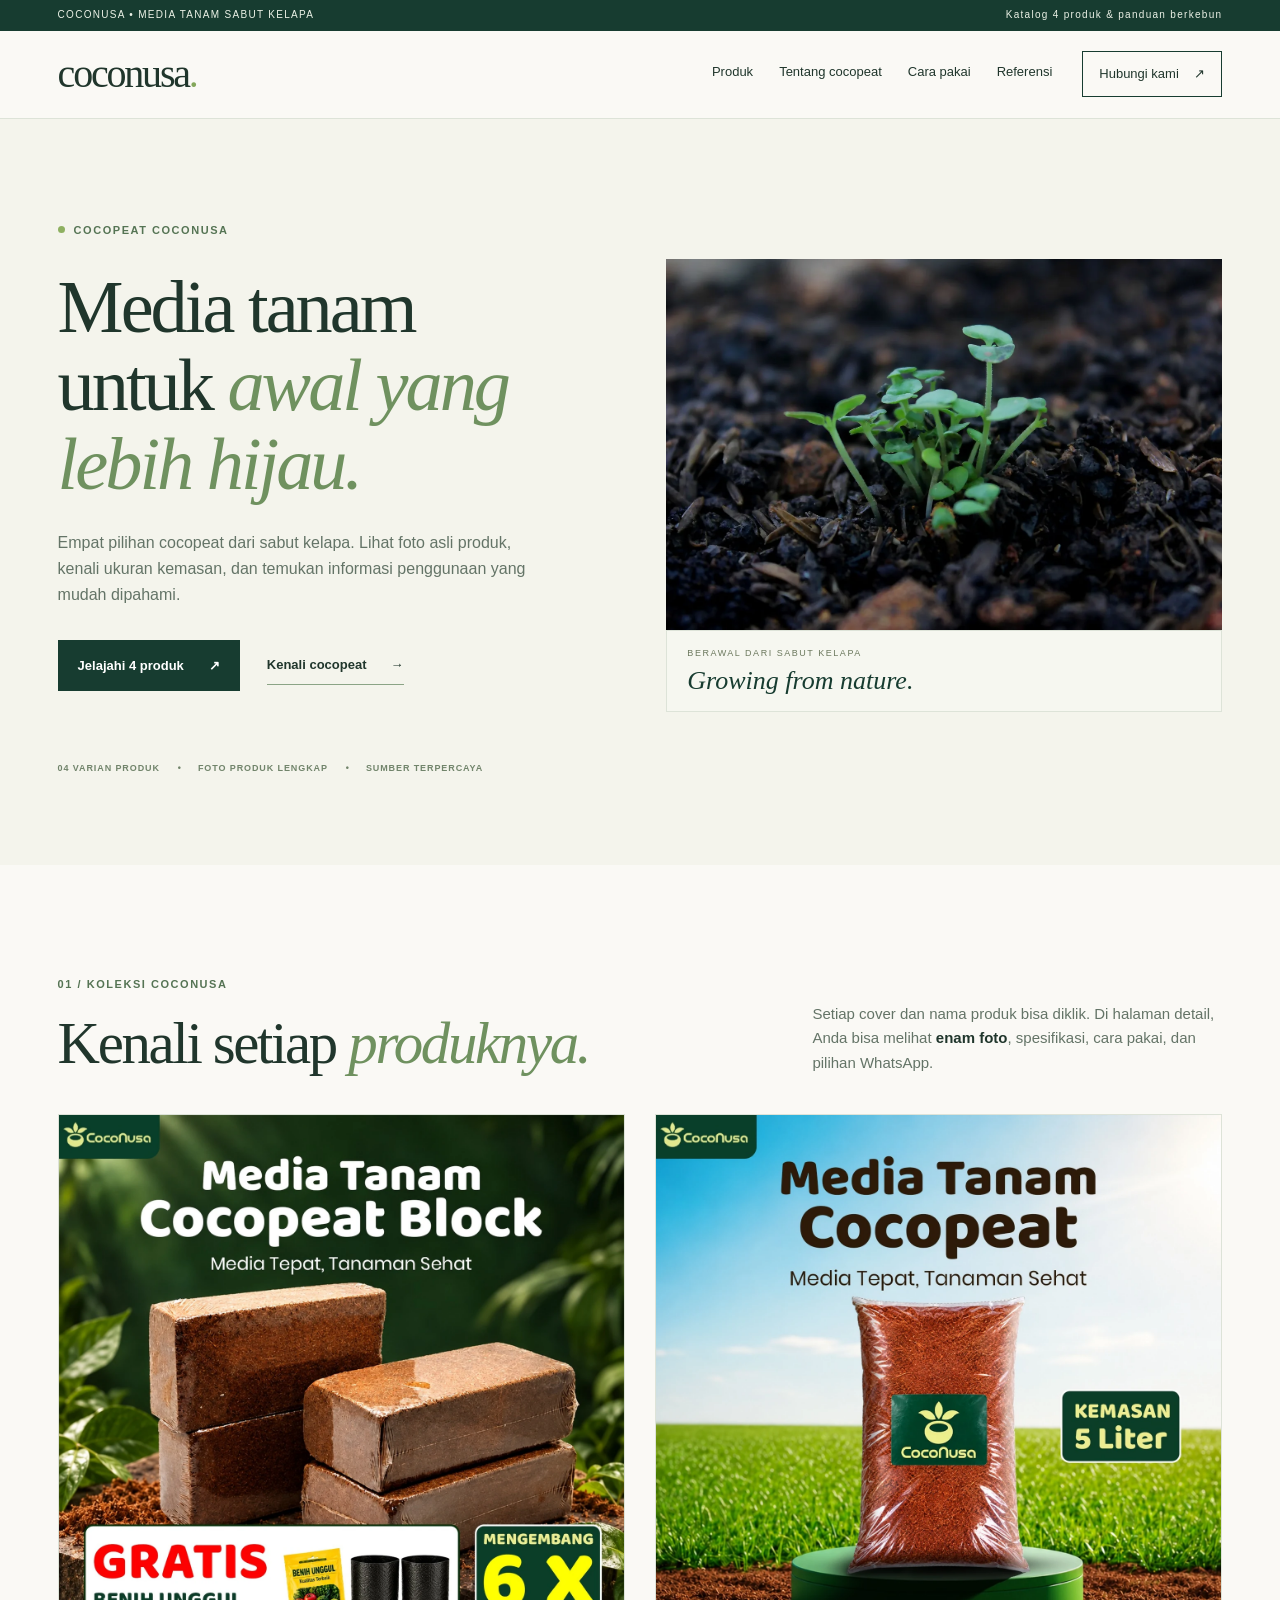
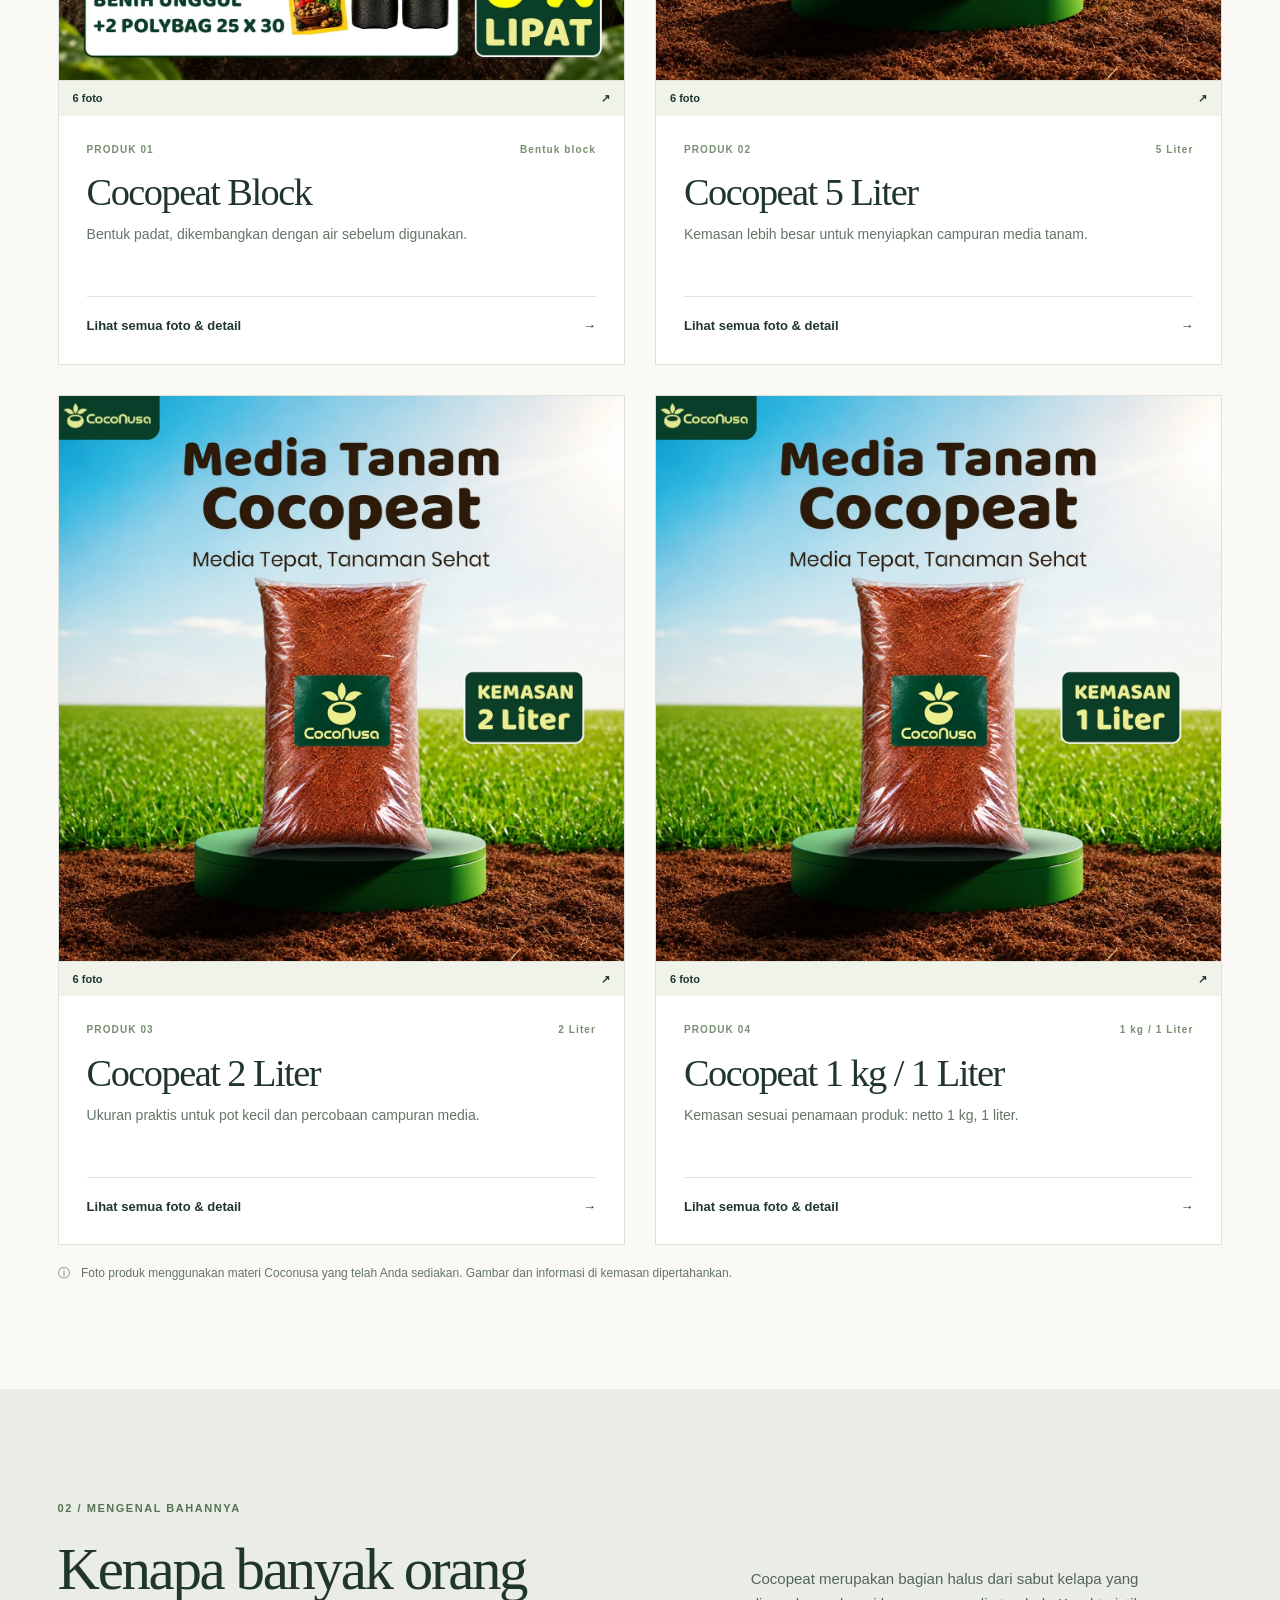
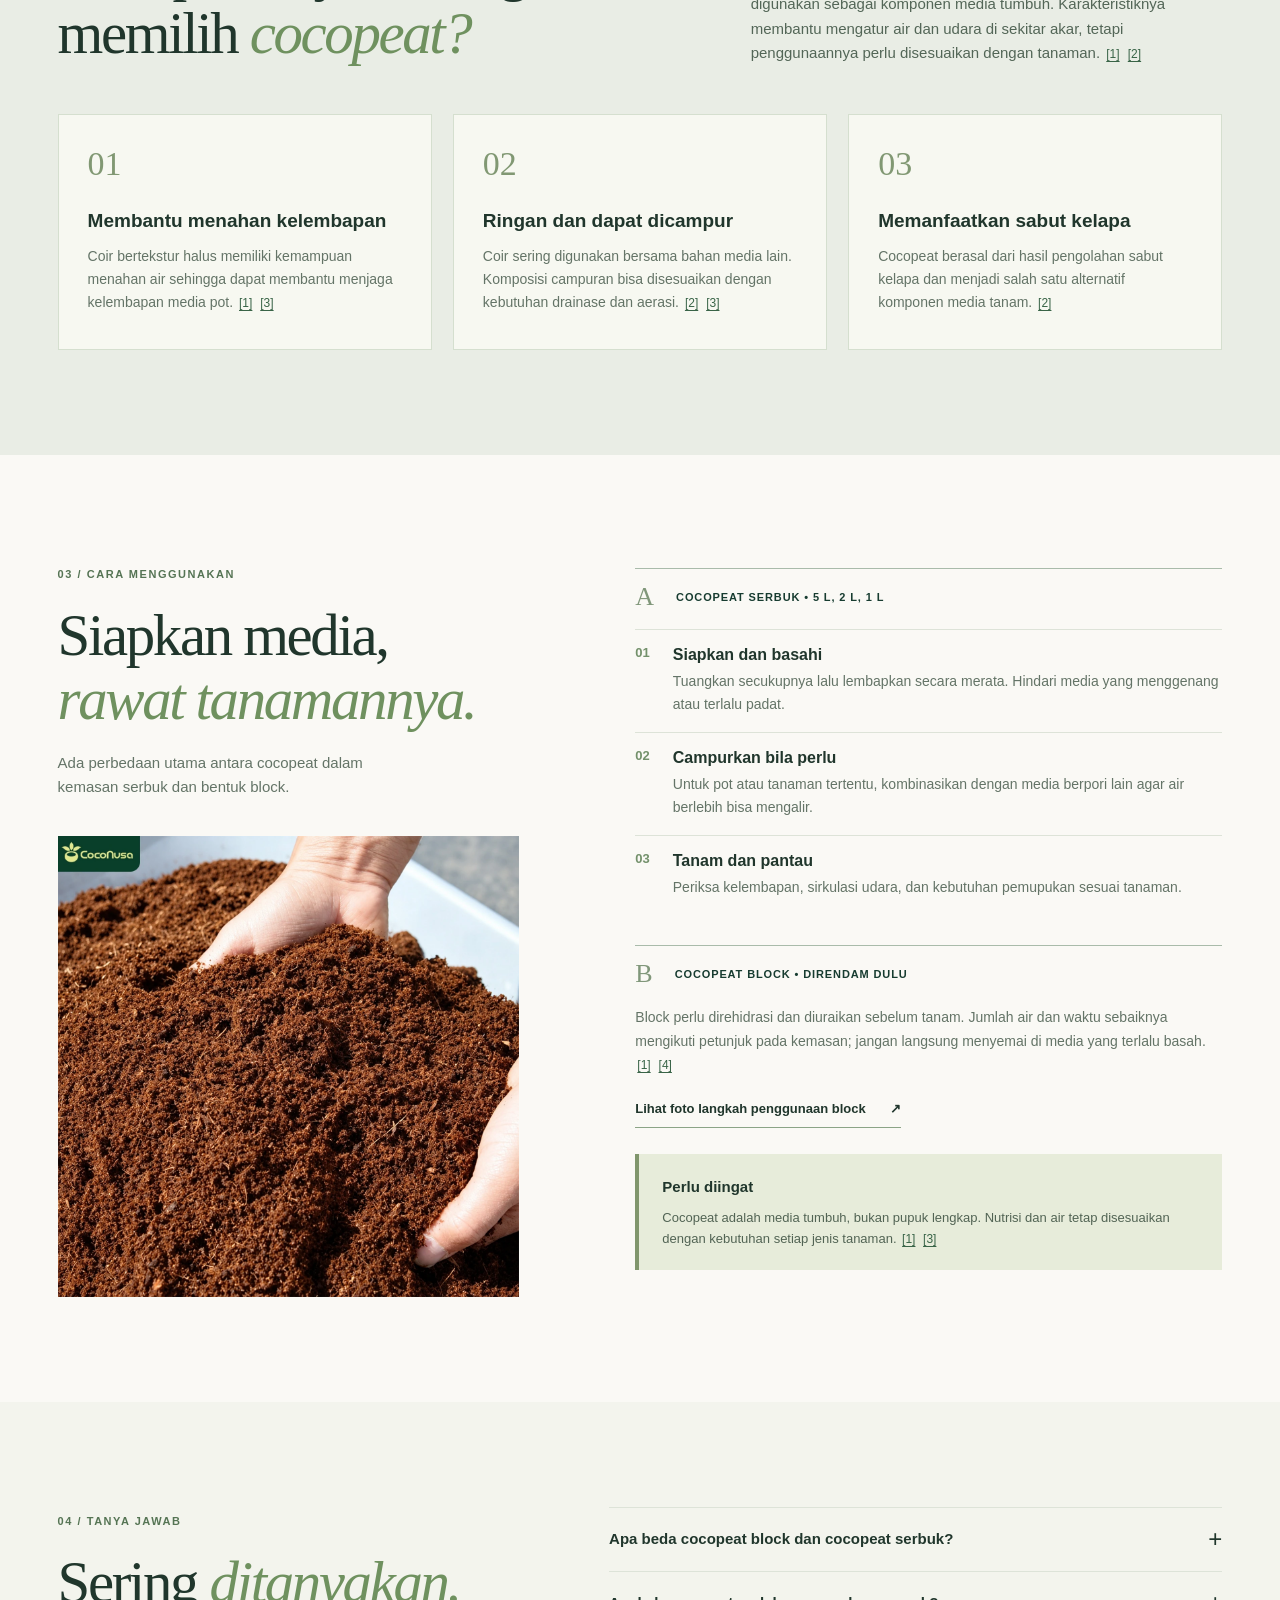
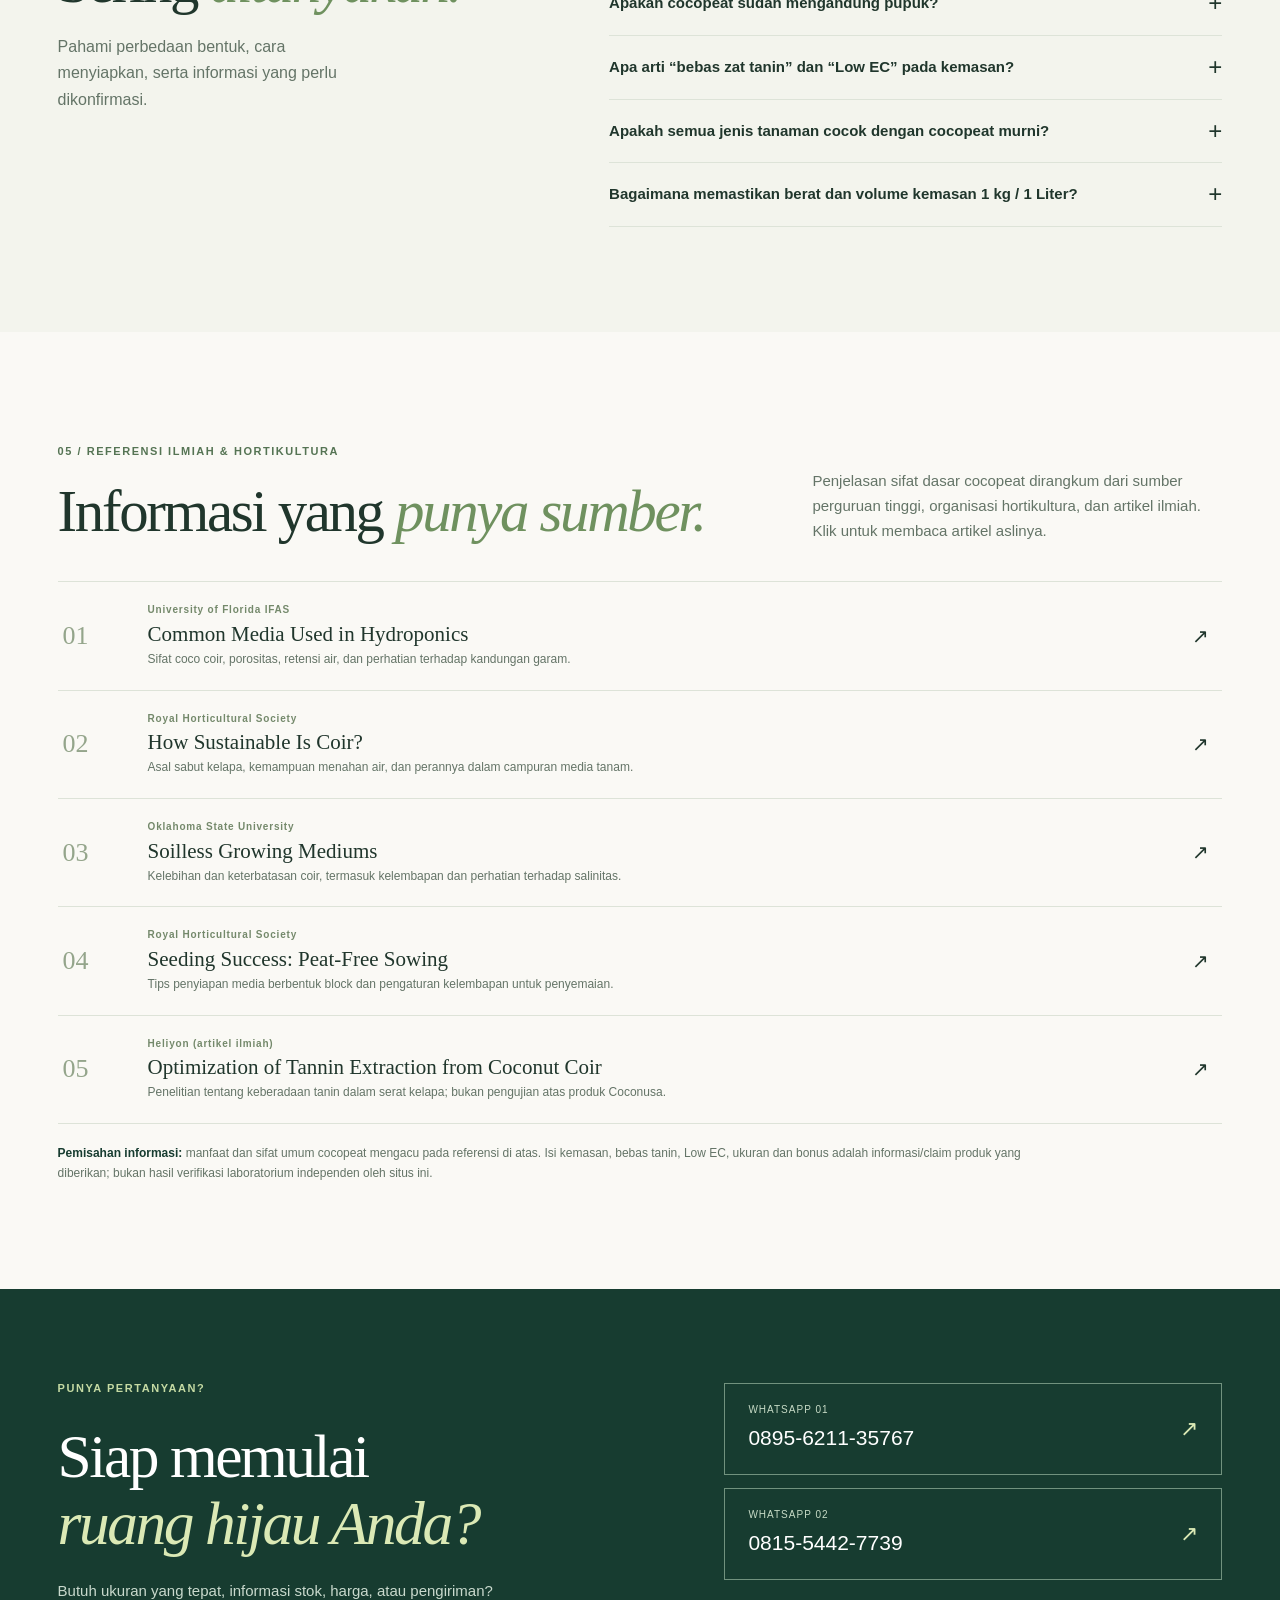
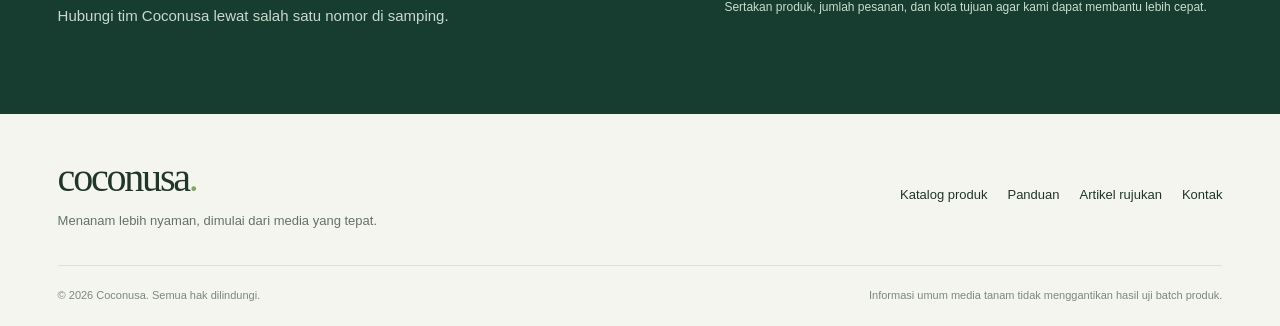
<file: index.html>
<!DOCTYPE html><html lang="id"><head><meta charset="utf-8"><meta name="viewport" content="width=device-width,initial-scale=1"><meta name="theme-color" content="#173c30"><meta name="description" content="Katalog resmi Coconusa: Cocopeat Block, 5 Liter, 2 Liter, dan 1 kg netto 1 liter. Foto produk lengkap, panduan penggunaan dan referensi ilmiah."><meta property="og:type" content="website"><meta property="og:locale" content="id_ID"><meta property="og:title" content="Coconusa | Cocopeat &amp; Media Tanam Sabut Kelapa"><meta property="og:description" content="Katalog resmi Coconusa: Cocopeat Block, 5 Liter, 2 Liter, dan 1 kg netto 1 liter. Foto produk lengkap, panduan penggunaan dan referensi ilmiah."><title>Coconusa | Cocopeat &amp; Media Tanam Sabut Kelapa</title><link rel="icon" type="image/svg+xml" href="assets/favicon.svg"><link rel="stylesheet" href="assets/style.css"><script defer src="assets/app.js"></script></head><body><a href="#konten" class="skip">Langsung ke isi</a><div class="topline"><span>COCONUSA • MEDIA TANAM SABUT KELAPA</span><span>Katalog 4 produk & panduan berkebun</span></div>
<header class="site-header"><div class="container header-inner"><a href="index.html" class="logo" aria-label="Coconusa beranda">coconusa<span>.</span></a>
<nav class="desktop-links" aria-label="Navigasi utama"><a href="index.html#katalog">Produk</a><a href="index.html#manfaat">Tentang cocopeat</a><a href="index.html#panduan">Cara pakai</a><a href="index.html#referensi">Referensi</a></nav>
<a class="contact-link" href="index.html#kontak">Hubungi kami <span aria-hidden="true">↗</span></a><button class="menu-button" aria-label="Buka menu" aria-controls="mobile-links" aria-expanded="false" type="button"><span></span><span></span><span></span></button></div>
<nav class="mobile-links" id="mobile-links" aria-label="Navigasi seluler" hidden><a href="index.html#katalog">Produk</a><a href="index.html#manfaat">Tentang cocopeat</a><a href="index.html#panduan">Cara pakai</a><a href="index.html#referensi">Referensi</a><a href="index.html#kontak">Hubungi kami</a></nav></header><main id="konten"><section class="hero"><div class="container hero-grid"><div class="hero-copy"><span class="overline"><span class="dot"></span> COCOPEAT COCONUSA</span><h1>Media tanam<br>untuk <em>awal yang<br>lebih hijau.</em></h1><p>Empat pilihan cocopeat dari sabut kelapa. Lihat foto asli produk, kenali ukuran kemasan, dan temukan informasi penggunaan yang mudah dipahami.</p><div class="hero-actions"><a class="btn btn-primary" href="#katalog">Jelajahi 4 produk <span aria-hidden="true">↗</span></a><a class="text-action" href="#manfaat">Kenali cocopeat <span aria-hidden="true">→</span></a></div><div class="hero-trust"><span>04 VARIAN PRODUK</span><span>FOTO PRODUK LENGKAP</span><span>SUMBER TERPERCAYA</span></div></div><div class="hero-visual"><img src="assets/hero.webp" alt="Bibit tanaman muda sedang tumbuh dari media tanam" fetchpriority="high" width="1450" height="967"><div class="hero-float"><span>BERAWAL DARI SABUT KELAPA</span><strong>Growing from nature.</strong></div></div></div></section>
<section class="catalog-section section" id="katalog"><div class="container"><div class="section-heading catalog-heading"><div><span class="overline">01 / KOLEKSI COCONUSA</span><h2>Kenali setiap <em>produknya.</em></h2></div><p>Setiap cover dan nama produk bisa diklik. Di halaman detail, Anda bisa melihat <strong>enam foto</strong>, spesifikasi, cara pakai, dan pilihan WhatsApp.</p></div><div class="product-grid"><article class="product-card"><a class="card-image-link" href="produk/cocopeat-block.html" aria-label="Lihat foto dan detail Cocopeat Block"><div class="card-image"><img loading="eager" src="assets/block-cover.webp" alt="Foto cover Cocopeat Block Coconusa" width="1370" height="1370"><span class="image-indicator">6 foto <span aria-hidden="true">↗</span></span></div></a><div class="card-body"><div class="card-overline"><span>PRODUK 01</span><span>Bentuk block</span></div><h3><a href="produk/cocopeat-block.html">Cocopeat Block</a></h3><p>Bentuk padat, dikembangkan dengan air sebelum digunakan.</p><a class="card-link" href="produk/cocopeat-block.html">Lihat semua foto & detail <span aria-hidden="true">→</span></a></div></article><article class="product-card"><a class="card-image-link" href="produk/cocopeat-5-liter.html" aria-label="Lihat foto dan detail Cocopeat 5 Liter"><div class="card-image"><img loading="eager" src="assets/cocopeat-5l-cover.webp" alt="Foto cover Cocopeat 5 Liter Coconusa" width="1370" height="1370"><span class="image-indicator">6 foto <span aria-hidden="true">↗</span></span></div></a><div class="card-body"><div class="card-overline"><span>PRODUK 02</span><span>5 Liter</span></div><h3><a href="produk/cocopeat-5-liter.html">Cocopeat 5 Liter</a></h3><p>Kemasan lebih besar untuk menyiapkan campuran media tanam.</p><a class="card-link" href="produk/cocopeat-5-liter.html">Lihat semua foto & detail <span aria-hidden="true">→</span></a></div></article><article class="product-card"><a class="card-image-link" href="produk/cocopeat-2-liter.html" aria-label="Lihat foto dan detail Cocopeat 2 Liter"><div class="card-image"><img loading="lazy" src="assets/cocopeat-2l-cover.webp" alt="Foto cover Cocopeat 2 Liter Coconusa" width="1370" height="1370"><span class="image-indicator">6 foto <span aria-hidden="true">↗</span></span></div></a><div class="card-body"><div class="card-overline"><span>PRODUK 03</span><span>2 Liter</span></div><h3><a href="produk/cocopeat-2-liter.html">Cocopeat 2 Liter</a></h3><p>Ukuran praktis untuk pot kecil dan percobaan campuran media.</p><a class="card-link" href="produk/cocopeat-2-liter.html">Lihat semua foto & detail <span aria-hidden="true">→</span></a></div></article><article class="product-card"><a class="card-image-link" href="produk/cocopeat-1-kg.html" aria-label="Lihat foto dan detail Cocopeat 1 kg / 1 Liter"><div class="card-image"><img loading="lazy" src="assets/cocopeat-1l-cover.webp" alt="Foto cover Cocopeat 1 kg / 1 Liter Coconusa" width="1370" height="1370"><span class="image-indicator">6 foto <span aria-hidden="true">↗</span></span></div></a><div class="card-body"><div class="card-overline"><span>PRODUK 04</span><span>1 kg / 1 Liter</span></div><h3><a href="produk/cocopeat-1-kg.html">Cocopeat 1 kg / 1 Liter</a></h3><p>Kemasan sesuai penamaan produk: netto 1 kg, 1 liter.</p><a class="card-link" href="produk/cocopeat-1-kg.html">Lihat semua foto & detail <span aria-hidden="true">→</span></a></div></article></div><p class="catalog-small-note"><span aria-hidden="true">ⓘ</span> Foto produk menggunakan materi Coconusa yang telah Anda sediakan. Gambar dan informasi di kemasan dipertahankan.</p></div></section>
<section class="benefits-section section" id="manfaat"><div class="container"><div class="benefits-top"><div><span class="overline">02 / MENGENAL BAHANNYA</span><h2>Kenapa banyak orang<br>memilih <em>cocopeat?</em></h2></div><p>Cocopeat merupakan bagian halus dari sabut kelapa yang digunakan sebagai komponen media tumbuh. Karakteristiknya membantu mengatur air dan udara di sekitar akar, tetapi penggunaannya perlu disesuaikan dengan tanaman. <a class="foot-ref" target="_blank" rel="noopener noreferrer" aria-label="Buka rujukan 1: University of Florida IFAS" href="https://ask.ifas.ufl.edu/publication/EP623">[1]</a> <a class="foot-ref" target="_blank" rel="noopener noreferrer" aria-label="Buka rujukan 2: Royal Horticultural Society" href="https://www.rhs.org.uk/advice/peat/coir-questions-answered">[2]</a></p></div><div class="benefit-cards"><div><span class="benefit-icon">01</span><h3>Membantu menahan kelembapan</h3><p>Coir bertekstur halus memiliki kemampuan menahan air sehingga dapat membantu menjaga kelembapan media pot. <a class="foot-ref" target="_blank" rel="noopener noreferrer" aria-label="Buka rujukan 1: University of Florida IFAS" href="https://ask.ifas.ufl.edu/publication/EP623">[1]</a> <a class="foot-ref" target="_blank" rel="noopener noreferrer" aria-label="Buka rujukan 3: Oklahoma State University" href="https://extension.okstate.edu/fact-sheets/soilless-growing-mediums">[3]</a></p></div><div><span class="benefit-icon">02</span><h3>Ringan dan dapat dicampur</h3><p>Coir sering digunakan bersama bahan media lain. Komposisi campuran bisa disesuaikan dengan kebutuhan drainase dan aerasi. <a class="foot-ref" target="_blank" rel="noopener noreferrer" aria-label="Buka rujukan 2: Royal Horticultural Society" href="https://www.rhs.org.uk/advice/peat/coir-questions-answered">[2]</a> <a class="foot-ref" target="_blank" rel="noopener noreferrer" aria-label="Buka rujukan 3: Oklahoma State University" href="https://extension.okstate.edu/fact-sheets/soilless-growing-mediums">[3]</a></p></div><div><span class="benefit-icon">03</span><h3>Memanfaatkan sabut kelapa</h3><p>Cocopeat berasal dari hasil pengolahan sabut kelapa dan menjadi salah satu alternatif komponen media tanam. <a class="foot-ref" target="_blank" rel="noopener noreferrer" aria-label="Buka rujukan 2: Royal Horticultural Society" href="https://www.rhs.org.uk/advice/peat/coir-questions-answered">[2]</a></p></div></div></div></section>
<section class="guide-section section" id="panduan"><div class="container guide-layout"><div class="guide-intro"><span class="overline">03 / CARA MENGGUNAKAN</span><h2>Siapkan media,<br><em>rawat tanamannya.</em></h2><p>Ada perbedaan utama antara cocopeat dalam kemasan serbuk dan bentuk block.</p><div class="guide-photo"><img loading="lazy" src="assets/cocopeat-tekstur.webp" alt="Tampilan tekstur cocopeat serbuk di wadah" width="1370" height="1370"></div></div><div class="guide-right"><div class="guide-group"><div class="guide-label">A <span>COCOPEAT SERBUK • 5 L, 2 L, 1 L</span></div><div class="how-step"><b>01</b><div><h3>Siapkan dan basahi</h3><p>Tuangkan secukupnya lalu lembapkan secara merata. Hindari media yang menggenang atau terlalu padat.</p></div></div><div class="how-step"><b>02</b><div><h3>Campurkan bila perlu</h3><p>Untuk pot atau tanaman tertentu, kombinasikan dengan media berpori lain agar air berlebih bisa mengalir.</p></div></div><div class="how-step"><b>03</b><div><h3>Tanam dan pantau</h3><p>Periksa kelembapan, sirkulasi udara, dan kebutuhan pemupukan sesuai tanaman.</p></div></div></div><div class="guide-group block-steps"><div class="guide-label">B <span>COCOPEAT BLOCK • DIRENDAM DULU</span></div><p>Block perlu direhidrasi dan diuraikan sebelum tanam. Jumlah air dan waktu sebaiknya mengikuti petunjuk pada kemasan; jangan langsung menyemai di media yang terlalu basah. <a class="foot-ref" target="_blank" rel="noopener noreferrer" aria-label="Buka rujukan 1: University of Florida IFAS" href="https://ask.ifas.ufl.edu/publication/EP623">[1]</a> <a class="foot-ref" target="_blank" rel="noopener noreferrer" aria-label="Buka rujukan 4: Royal Horticultural Society" href="https://www.rhs.org.uk/advice/grow-your-own/features/peat-free-seed-sowing">[4]</a></p><a href="produk/cocopeat-block.html" class="under-link">Lihat foto langkah penggunaan block <span aria-hidden="true">↗</span></a></div><div class="guide-reminder"><strong>Perlu diingat</strong><p>Cocopeat adalah media tumbuh, bukan pupuk lengkap. Nutrisi dan air tetap disesuaikan dengan kebutuhan setiap jenis tanaman. <a class="foot-ref" target="_blank" rel="noopener noreferrer" aria-label="Buka rujukan 1: University of Florida IFAS" href="https://ask.ifas.ufl.edu/publication/EP623">[1]</a> <a class="foot-ref" target="_blank" rel="noopener noreferrer" aria-label="Buka rujukan 3: Oklahoma State University" href="https://extension.okstate.edu/fact-sheets/soilless-growing-mediums">[3]</a></p></div></div></div></section>
<section class="faq-section section" id="faq"><div class="container faq-layout"><div><span class="overline">04 / TANYA JAWAB</span><h2>Sering <em>ditanyakan.</em></h2><p>Pahami perbedaan bentuk, cara menyiapkan, serta informasi yang perlu dikonfirmasi.</p></div><div class="faq-accordions"><details><summary>Apa beda cocopeat block dan cocopeat serbuk?<span>+</span></summary><p>Block dipadatkan sehingga perlu direndam dan diuraikan lebih dulu. Cocopeat serbuk dapat disiapkan tanpa proses pengembangan block, tetapi kelembapan dan campurannya tetap harus disesuaikan dengan tanaman.</p></details><details><summary>Apakah cocopeat sudah mengandung pupuk?<span>+</span></summary><p>Jangan menganggap cocopeat sebagai pengganti pupuk. Ia merupakan media tanam; tanaman tetap memerlukan unsur hara sesuai jenis serta fase pertumbuhannya.</p></details><details><summary>Apa arti “bebas zat tanin” dan “Low EC” pada kemasan?<span>+</span></summary><p>Itu adalah klaim yang tertulis pada materi produk Coconusa. Penelitian menunjukkan sabut kelapa dapat mengandung senyawa tanin, sedangkan EC berkaitan dengan kandungan garam terlarut. Artikel umum tidak membuktikan kadar tanin atau EC produk tertentu. Untuk angka atau bukti uji tiap batch, silakan konfirmasi kepada penjual. <a class="foot-ref" target="_blank" rel="noopener noreferrer" aria-label="Buka rujukan 1: University of Florida IFAS" href="https://ask.ifas.ufl.edu/publication/EP623">[1]</a> <a class="foot-ref" target="_blank" rel="noopener noreferrer" aria-label="Buka rujukan 5: Heliyon (artikel ilmiah)" href="https://pmc.ncbi.nlm.nih.gov/articles/PMC9936520/">[5]</a></p></details><details><summary>Apakah semua jenis tanaman cocok dengan cocopeat murni?<span>+</span></summary><p>Tidak selalu. Setiap tanaman membutuhkan keseimbangan air, udara, dan nutrisi berbeda. Cocopeat sering digunakan sebagai bagian campuran, bukan satu-satunya bahan media. <a class="foot-ref" target="_blank" rel="noopener noreferrer" aria-label="Buka rujukan 2: Royal Horticultural Society" href="https://www.rhs.org.uk/advice/peat/coir-questions-answered">[2]</a> <a class="foot-ref" target="_blank" rel="noopener noreferrer" aria-label="Buka rujukan 3: Oklahoma State University" href="https://extension.okstate.edu/fact-sheets/soilless-growing-mediums">[3]</a></p></details><details><summary>Bagaimana memastikan berat dan volume kemasan 1 kg / 1 Liter?<span>+</span></summary><p>Nama varian mencantumkan “1 kg netto 1 liter”, sementara berat (kg) dan volume (liter) adalah dua besaran berbeda. Tanyakan berat netto dan volume aktual kemasan kepada penjual sebelum pemesanan.</p></details></div></div></section>
<section class="refs-section section" id="referensi"><div class="container"><div class="section-heading references-heading"><div><span class="overline">05 / REFERENSI ILMIAH & HORTIKULTURA</span><h2>Informasi yang <em>punya sumber.</em></h2></div><p>Penjelasan sifat dasar cocopeat dirangkum dari sumber perguruan tinggi, organisasi hortikultura, dan artikel ilmiah. Klik untuk membaca artikel aslinya.</p></div><div class="refs-list"><a class="reference" href="https://ask.ifas.ufl.edu/publication/EP623" target="_blank" rel="noopener noreferrer"><span class="ref-num">01</span><span><b>University of Florida IFAS</b><strong>Common Media Used in Hydroponics</strong><small>Sifat coco coir, porositas, retensi air, dan perhatian terhadap kandungan garam.</small></span><span class="ref-arrow" aria-hidden="true">↗</span></a><a class="reference" href="https://www.rhs.org.uk/advice/peat/coir-questions-answered" target="_blank" rel="noopener noreferrer"><span class="ref-num">02</span><span><b>Royal Horticultural Society</b><strong>How Sustainable Is Coir?</strong><small>Asal sabut kelapa, kemampuan menahan air, dan perannya dalam campuran media tanam.</small></span><span class="ref-arrow" aria-hidden="true">↗</span></a><a class="reference" href="https://extension.okstate.edu/fact-sheets/soilless-growing-mediums" target="_blank" rel="noopener noreferrer"><span class="ref-num">03</span><span><b>Oklahoma State University</b><strong>Soilless Growing Mediums</strong><small>Kelebihan dan keterbatasan coir, termasuk kelembapan dan perhatian terhadap salinitas.</small></span><span class="ref-arrow" aria-hidden="true">↗</span></a><a class="reference" href="https://www.rhs.org.uk/advice/grow-your-own/features/peat-free-seed-sowing" target="_blank" rel="noopener noreferrer"><span class="ref-num">04</span><span><b>Royal Horticultural Society</b><strong>Seeding Success: Peat-Free Sowing</strong><small>Tips penyiapan media berbentuk block dan pengaturan kelembapan untuk penyemaian.</small></span><span class="ref-arrow" aria-hidden="true">↗</span></a><a class="reference" href="https://pmc.ncbi.nlm.nih.gov/articles/PMC9936520/" target="_blank" rel="noopener noreferrer"><span class="ref-num">05</span><span><b>Heliyon (artikel ilmiah)</b><strong>Optimization of Tannin Extraction from Coconut Coir</strong><small>Penelitian tentang keberadaan tanin dalam serat kelapa; bukan pengujian atas produk Coconusa.</small></span><span class="ref-arrow" aria-hidden="true">↗</span></a></div><p class="source-caution"><strong>Pemisahan informasi:</strong> manfaat dan sifat umum cocopeat mengacu pada referensi di atas. Isi kemasan, bebas tanin, Low EC, ukuran dan bonus adalah informasi/claim produk yang diberikan; bukan hasil verifikasi laboratorium independen oleh situs ini.</p></div></section>
<section class="contact-section" id="kontak"><div class="container contact-inner"><div><span class="overline light">PUNYA PERTANYAAN?</span><h2>Siap memulai<br><em>ruang hijau Anda?</em></h2><p>Butuh ukuran yang tepat, informasi stok, harga, atau pengiriman? Hubungi tim Coconusa lewat salah satu nomor di samping.</p></div><div class="contact-choices"><a href="https://wa.me/62895621135767?text=Halo%20Coconusa%2C%20saya%20ingin%20bertanya%20mengenai%20produk%20cocopeat%2C%20ukuran%20kemasan%2C%20harga%2C%20dan%20pengiriman.%20Kota%20tujuan%20saya%3A%20..." target="_blank" rel="noopener noreferrer"><span>WHATSAPP 01 <strong>0895-6211-35767</strong></span><b aria-hidden="true">↗</b></a><a href="https://wa.me/6281554427739?text=Halo%20Coconusa%2C%20saya%20ingin%20bertanya%20mengenai%20produk%20cocopeat%2C%20ukuran%20kemasan%2C%20harga%2C%20dan%20pengiriman.%20Kota%20tujuan%20saya%3A%20..." target="_blank" rel="noopener noreferrer"><span>WHATSAPP 02 <strong>0815-5442-7739</strong></span><b aria-hidden="true">↗</b></a><small>Sertakan produk, jumlah pesanan, dan kota tujuan agar kami dapat membantu lebih cepat.</small></div></div></section></main><footer class="site-footer"><div class="container footer-upper"><div><a class="logo" href="index.html">coconusa<span>.</span></a><p>Menanam lebih nyaman, dimulai dari media yang tepat.</p></div><div class="footer-nav"><a href="index.html#katalog">Katalog produk</a><a href="index.html#panduan">Panduan</a><a href="index.html#referensi">Artikel rujukan</a><a href="index.html#kontak">Kontak</a></div></div><div class="container footer-bottom"><span>© <span id="year">2026</span> Coconusa. Semua hak dilindungi.</span><span>Informasi umum media tanam tidak menggantikan hasil uji batch produk.</span></div></footer><dialog class="lightbox" id="photo-lightbox" aria-label="Foto produk diperbesar"><div class="lightbox-top"><span data-lightbox-title>Galeri foto produk</span><button type="button" data-lightbox-close aria-label="Tutup tampilan foto">Tutup ✕</button></div><div class="lightbox-photo"><button type="button" data-lightbox-prev aria-label="Foto sebelumnya">←</button><img id="lightbox-image" alt=""><button type="button" data-lightbox-next aria-label="Foto berikutnya">→</button></div><p data-lightbox-count aria-live="polite">Foto produk</p></dialog></body></html>
</file>
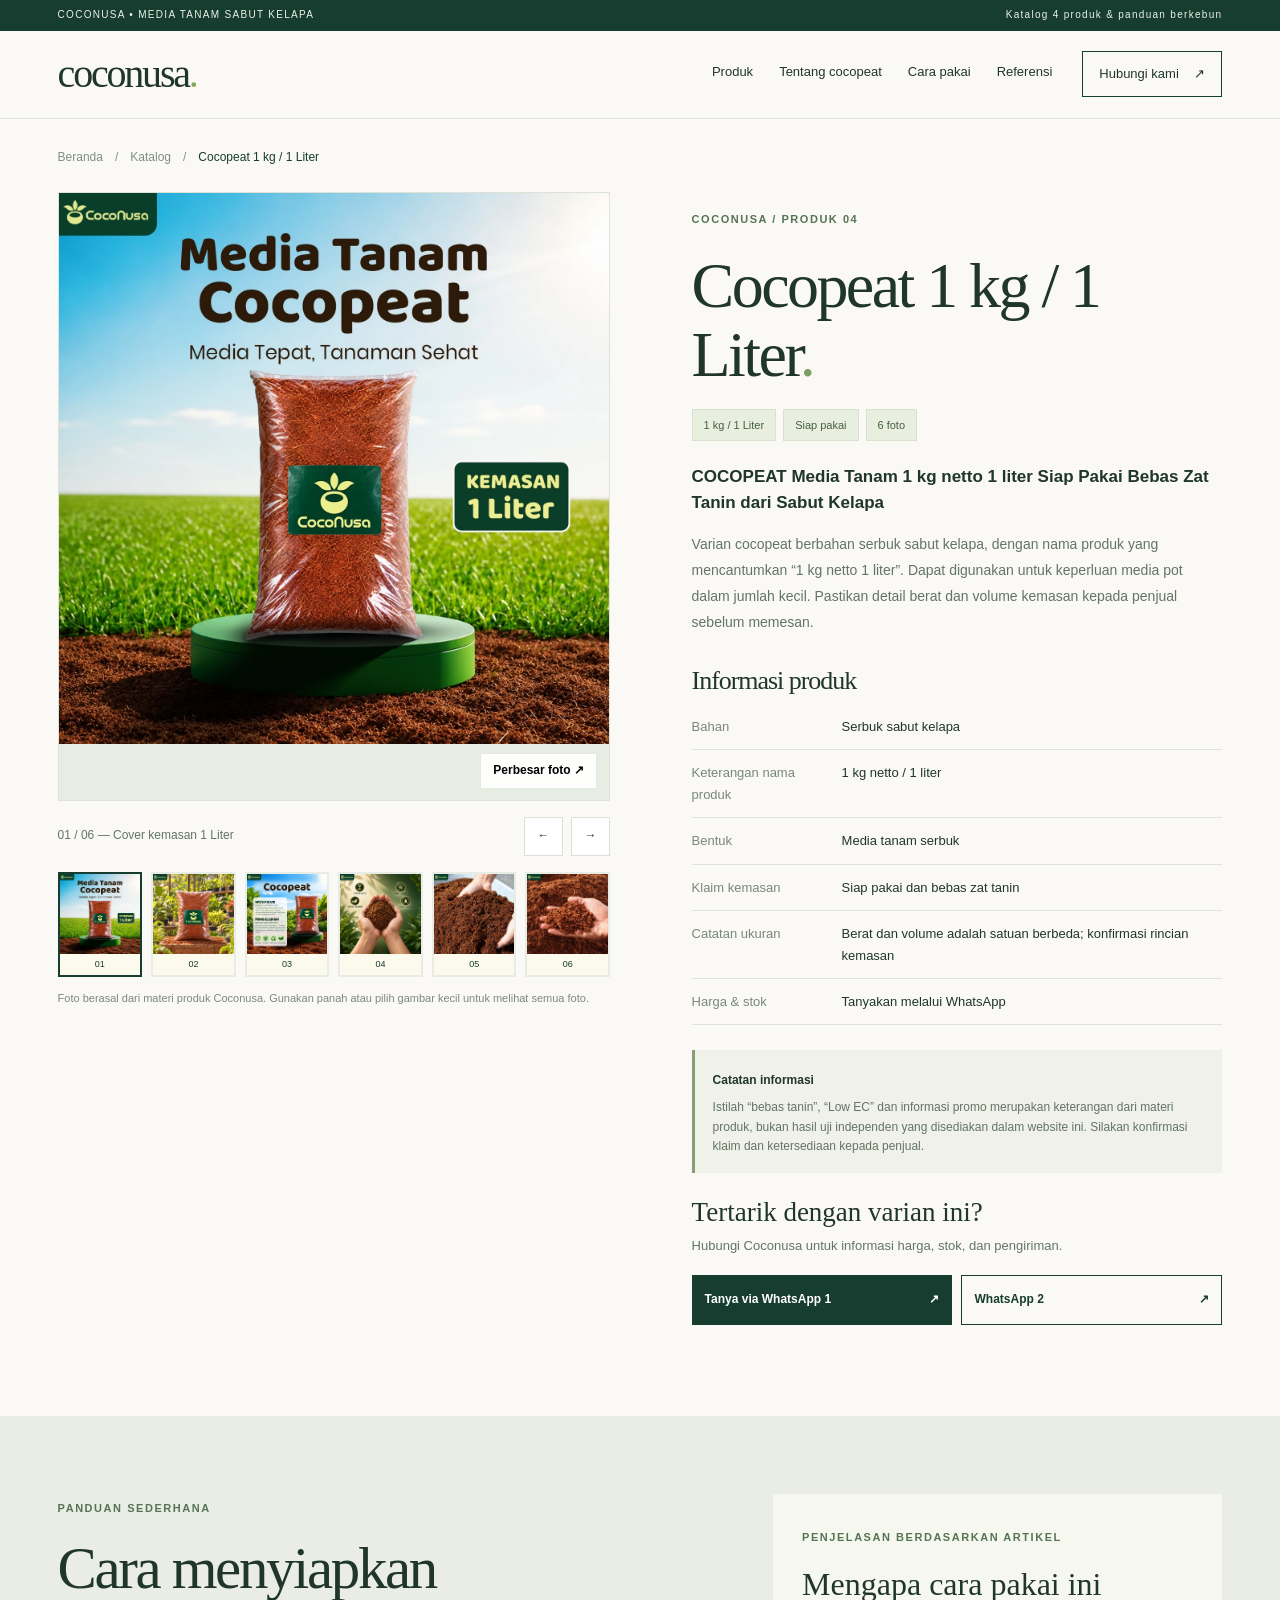
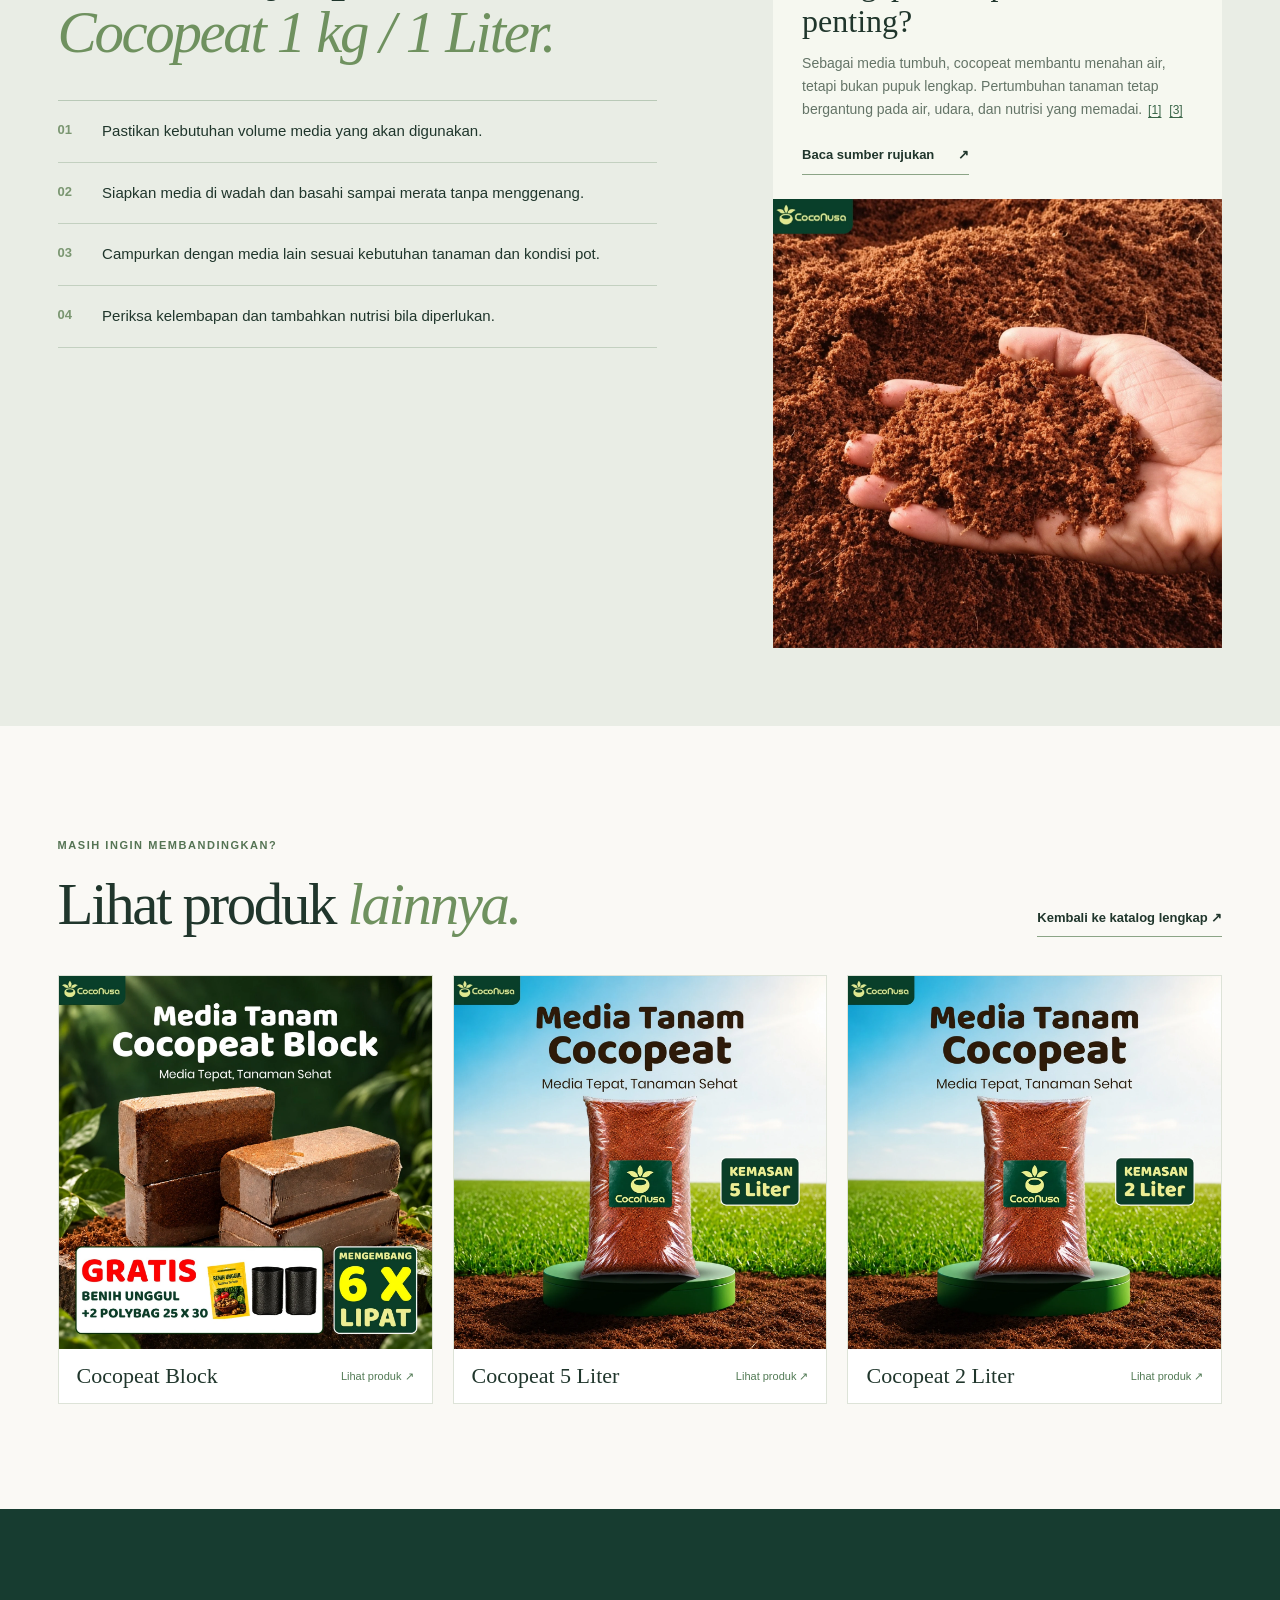
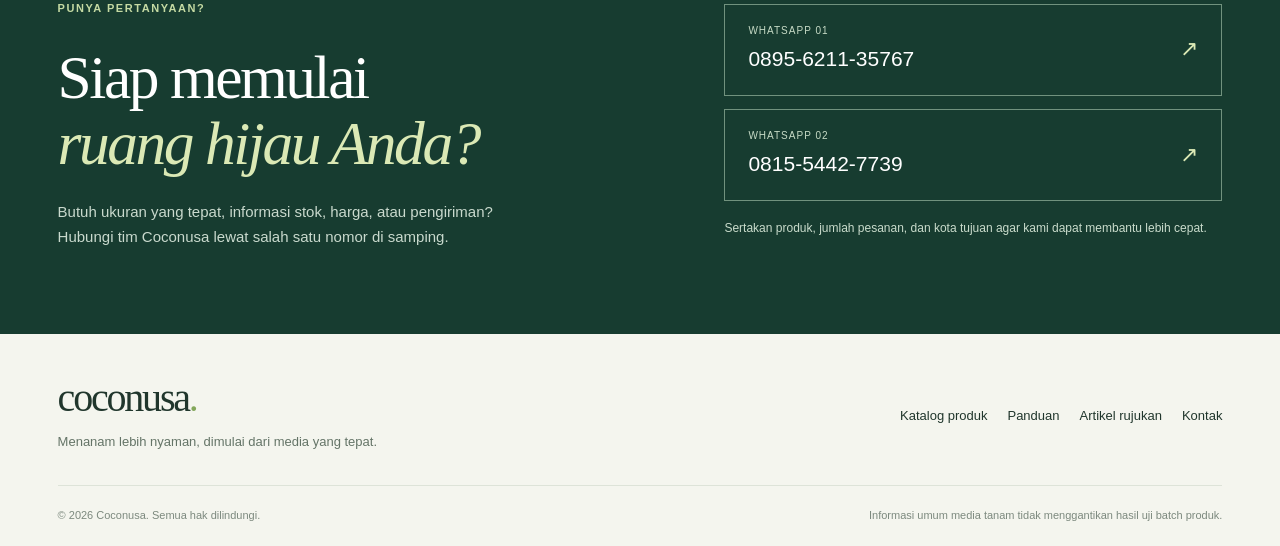
<file: produk/cocopeat-1-kg.html>
<!DOCTYPE html><html lang="id"><head><meta charset="utf-8"><meta name="viewport" content="width=device-width,initial-scale=1"><meta name="theme-color" content="#173c30"><meta name="description" content="COCOPEAT Media Tanam 1 kg netto 1 liter Siap Pakai Bebas Zat Tanin dari Sabut Kelapa. Lihat 6 foto, karakteristik, panduan dan pemesanan via WhatsApp."><meta property="og:type" content="website"><meta property="og:locale" content="id_ID"><meta property="og:title" content="Cocopeat 1 kg / 1 Liter | Coconusa"><meta property="og:description" content="COCOPEAT Media Tanam 1 kg netto 1 liter Siap Pakai Bebas Zat Tanin dari Sabut Kelapa. Lihat 6 foto, karakteristik, panduan dan pemesanan via WhatsApp."><title>Cocopeat 1 kg / 1 Liter | Coconusa</title><link rel="icon" type="image/svg+xml" href="../assets/favicon.svg"><link rel="stylesheet" href="../assets/style.css"><script defer src="../assets/app.js"></script></head><body><a href="#konten" class="skip">Langsung ke isi</a><div class="topline"><span>COCONUSA • MEDIA TANAM SABUT KELAPA</span><span>Katalog 4 produk & panduan berkebun</span></div>
<header class="site-header"><div class="container header-inner"><a href="../index.html" class="logo" aria-label="Coconusa beranda">coconusa<span>.</span></a>
<nav class="desktop-links" aria-label="Navigasi utama"><a href="../index.html#katalog">Produk</a><a href="../index.html#manfaat">Tentang cocopeat</a><a href="../index.html#panduan">Cara pakai</a><a href="../index.html#referensi">Referensi</a></nav>
<a class="contact-link" href="../index.html#kontak">Hubungi kami <span aria-hidden="true">↗</span></a><button class="menu-button" aria-label="Buka menu" aria-controls="mobile-links" aria-expanded="false" type="button"><span></span><span></span><span></span></button></div>
<nav class="mobile-links" id="mobile-links" aria-label="Navigasi seluler" hidden><a href="../index.html#katalog">Produk</a><a href="../index.html#manfaat">Tentang cocopeat</a><a href="../index.html#panduan">Cara pakai</a><a href="../index.html#referensi">Referensi</a><a href="../index.html#kontak">Hubungi kami</a></nav></header><main id="konten"><div class="container breadcrumb"><a href="../index.html">Beranda</a><span> / </span><a href="../index.html#katalog">Katalog</a><span> / </span><span aria-current="page">Cocopeat 1 kg / 1 Liter</span></div><section class="container product-detail"><div><section class="detail-gallery" aria-label="Galeri Cocopeat 1 kg / 1 Liter" data-gallery><div class="image-stage"><button type="button" class="large-image" data-gallery-open title="Perbesar foto"><img src="../assets/cocopeat-1l-cover.webp" data-gallery-main alt="Foto cover Cocopeat 1 kg / 1 Liter" width="1370" height="1370"><span class="zoom-chip">Perbesar foto <span aria-hidden="true">↗</span></span></button></div><div class="gallery-controls"><span data-gallery-count aria-live="polite">01 / 06 — Cover kemasan 1 Liter</span><div><button type="button" data-gallery-prev aria-label="Foto sebelumnya">←</button><button type="button" data-gallery-next aria-label="Foto berikutnya">→</button></div></div><div class="gallery-thumbs" role="group" aria-label="Pilih foto produk"><button type="button" class="gallery-thumb active" data-gallery-thumb data-src="../assets/cocopeat-1l-cover.webp" data-alt="Foto 1 Cocopeat 1 kg / 1 Liter: Cover kemasan 1 Liter" data-caption="Cover kemasan 1 Liter" aria-label="Tampilkan foto 1: Cover kemasan 1 Liter" aria-pressed="true"><img loading="lazy" src="../assets/cocopeat-1l-cover.webp" alt="" width="1370" height="1370"><span>01</span></button><button type="button" class="gallery-thumb " data-gallery-thumb data-src="../assets/cocopeat-kemasan.webp" data-alt="Foto 2 Cocopeat 1 kg / 1 Liter: Kemasan media tanam Coconusa" data-caption="Kemasan media tanam Coconusa" aria-label="Tampilkan foto 2: Kemasan media tanam Coconusa" aria-pressed="false"><img loading="lazy" src="../assets/cocopeat-kemasan.webp" alt="" width="1370" height="1370"><span>02</span></button><button type="button" class="gallery-thumb " data-gallery-thumb data-src="../assets/cocopeat-spesifikasi.webp" data-alt="Foto 3 Cocopeat 1 kg / 1 Liter: Informasi dan spesifikasi produk" data-caption="Informasi dan spesifikasi produk" aria-label="Tampilkan foto 3: Informasi dan spesifikasi produk" aria-pressed="false"><img loading="lazy" src="../assets/cocopeat-spesifikasi.webp" alt="" width="1370" height="1370"><span>03</span></button><button type="button" class="gallery-thumb " data-gallery-thumb data-src="../assets/cocopeat-karakteristik.webp" data-alt="Foto 4 Cocopeat 1 kg / 1 Liter: Ilustrasi karakteristik cocopeat" data-caption="Ilustrasi karakteristik cocopeat" aria-label="Tampilkan foto 4: Ilustrasi karakteristik cocopeat" aria-pressed="false"><img loading="lazy" src="../assets/cocopeat-karakteristik.webp" alt="" width="1370" height="1370"><span>04</span></button><button type="button" class="gallery-thumb " data-gallery-thumb data-src="../assets/cocopeat-tekstur.webp" data-alt="Foto 5 Cocopeat 1 kg / 1 Liter: Tampilan tekstur media tanam" data-caption="Tampilan tekstur media tanam" aria-label="Tampilkan foto 5: Tampilan tekstur media tanam" aria-pressed="false"><img loading="lazy" src="../assets/cocopeat-tekstur.webp" alt="" width="1370" height="1370"><span>05</span></button><button type="button" class="gallery-thumb " data-gallery-thumb data-src="../assets/cocopeat-detail-2.webp" data-alt="Foto 6 Cocopeat 1 kg / 1 Liter: Detail tekstur dalam genggaman" data-caption="Detail tekstur dalam genggaman" aria-label="Tampilkan foto 6: Detail tekstur dalam genggaman" aria-pressed="false"><img loading="lazy" src="../assets/cocopeat-detail-2.webp" alt="" width="1370" height="1370"><span>06</span></button></div></section><p class="gallery-note">Foto berasal dari materi produk Coconusa. Gunakan panah atau pilih gambar kecil untuk melihat semua foto.</p></div><div class="detail-info"><span class="overline">COCONUSA / PRODUK 04</span><h1>Cocopeat 1 kg / 1 Liter<span>.</span></h1><div class="detail-tags"><span>1 kg / 1 Liter</span><span>Siap pakai</span><span>6 foto</span></div><p class="detail-subhead">COCOPEAT Media Tanam 1 kg netto 1 liter Siap Pakai Bebas Zat Tanin dari Sabut Kelapa</p><p class="detail-intro">Varian cocopeat berbahan serbuk sabut kelapa, dengan nama produk yang mencantumkan “1 kg netto 1 liter”. Dapat digunakan untuk keperluan media pot dalam jumlah kecil. Pastikan detail berat dan volume kemasan kepada penjual sebelum memesan.</p><h2 class="detail-small-title">Informasi produk</h2><dl class="spec-table"><div><dt>Bahan</dt><dd>Serbuk sabut kelapa</dd></div><div><dt>Keterangan nama produk</dt><dd>1 kg netto / 1 liter</dd></div><div><dt>Bentuk</dt><dd>Media tanam serbuk</dd></div><div><dt>Klaim kemasan</dt><dd>Siap pakai dan bebas zat tanin</dd></div><div><dt>Catatan ukuran</dt><dd>Berat dan volume adalah satuan berbeda; konfirmasi rincian kemasan</dd></div><div><dt>Harga &amp; stok</dt><dd>Tanyakan melalui WhatsApp</dd></div></dl><div class="product-disclaimer"><strong>Catatan informasi</strong><p>Istilah “bebas tanin”, “Low EC” dan informasi promo merupakan keterangan dari materi produk, bukan hasil uji independen yang disediakan dalam website ini. Silakan konfirmasi klaim dan ketersediaan kepada penjual.</p></div><div class="order-box"><h3>Tertarik dengan varian ini?</h3><p>Hubungi Coconusa untuk informasi harga, stok, dan pengiriman.</p><div class="wa-actions"><a class="btn btn-primary" target="_blank" rel="noopener noreferrer" href="https://wa.me/62895621135767?text=Halo%20Coconusa%2C%20saya%20tertarik%20dengan%20COCOPEAT%20Media%20Tanam%201%20kg%20netto%201%20liter%20Siap%20Pakai%20Bebas%20Zat%20Tanin%20dari%20Sabut%20Kelapa.%20Boleh%20info%20harga%2C%20stok%2C%20rincian%20kemasan%2C%20dan%20ongkir%3F%20Jumlah%20kebutuhan%3A%20...%20Kota%20tujuan%3A%20...">Tanya via WhatsApp 1 <span aria-hidden="true">↗</span></a><a class="btn btn-secondary" target="_blank" rel="noopener noreferrer" href="https://wa.me/6281554427739?text=Halo%20Coconusa%2C%20saya%20tertarik%20dengan%20COCOPEAT%20Media%20Tanam%201%20kg%20netto%201%20liter%20Siap%20Pakai%20Bebas%20Zat%20Tanin%20dari%20Sabut%20Kelapa.%20Boleh%20info%20harga%2C%20stok%2C%20rincian%20kemasan%2C%20dan%20ongkir%3F%20Jumlah%20kebutuhan%3A%20...%20Kota%20tujuan%3A%20...">WhatsApp 2 <span aria-hidden="true">↗</span></a></div></div></div></section>
<section class="detail-bottom"><div class="container detail-bottom-grid"><div><span class="overline">PANDUAN SEDERHANA</span><h2>Cara menyiapkan<br><em>Cocopeat 1 kg / 1 Liter.</em></h2><div class="use-steps"><div><b>01</b><p>Pastikan kebutuhan volume media yang akan digunakan.</p></div><div><b>02</b><p>Siapkan media di wadah dan basahi sampai merata tanpa menggenang.</p></div><div><b>03</b><p>Campurkan dengan media lain sesuai kebutuhan tanaman dan kondisi pot.</p></div><div><b>04</b><p>Periksa kelembapan dan tambahkan nutrisi bila diperlukan.</p></div></div></div><div class="education-aside"><span class="overline">PENJELASAN BERDASARKAN ARTIKEL</span><h3>Mengapa cara pakai ini penting?</h3><p>Sebagai media tumbuh, cocopeat membantu menahan air, tetapi bukan pupuk lengkap. Pertumbuhan tanaman tetap bergantung pada air, udara, dan nutrisi yang memadai. <a class="foot-ref" target="_blank" rel="noopener noreferrer" aria-label="Buka rujukan 1: University of Florida IFAS" href="https://ask.ifas.ufl.edu/publication/EP623">[1]</a> <a class="foot-ref" target="_blank" rel="noopener noreferrer" aria-label="Buka rujukan 3: Oklahoma State University" href="https://extension.okstate.edu/fact-sheets/soilless-growing-mediums">[3]</a></p><a class="under-link" href="../index.html#referensi">Baca sumber rujukan <span aria-hidden="true">↗</span></a><div class="educ-photo"><img loading="lazy" src="../assets/cocopeat-detail.webp" alt="Tekstur cocopeat dalam genggaman tangan" width="1370" height="1370"></div></div></div></section>
<section class="related-section section"><div class="container"><div class="section-heading"><div><span class="overline">MASIH INGIN MEMBANDINGKAN?</span><h2>Lihat produk <em>lainnya.</em></h2></div><a class="under-link" href="../index.html#katalog">Kembali ke katalog lengkap ↗</a></div><div class="related-grid"><a href="../produk/cocopeat-block.html" class="related-card"><img loading="lazy" src="../assets/block-cover.webp" alt="Cover Cocopeat Block" width="1370" height="1370"><div><strong>Cocopeat Block</strong><span>Lihat produk <span aria-hidden="true">↗</span></span></div></a><a href="../produk/cocopeat-5-liter.html" class="related-card"><img loading="lazy" src="../assets/cocopeat-5l-cover.webp" alt="Cover Cocopeat 5 Liter" width="1370" height="1370"><div><strong>Cocopeat 5 Liter</strong><span>Lihat produk <span aria-hidden="true">↗</span></span></div></a><a href="../produk/cocopeat-2-liter.html" class="related-card"><img loading="lazy" src="../assets/cocopeat-2l-cover.webp" alt="Cover Cocopeat 2 Liter" width="1370" height="1370"><div><strong>Cocopeat 2 Liter</strong><span>Lihat produk <span aria-hidden="true">↗</span></span></div></a></div></div></section>
<section class="contact-section" id="kontak"><div class="container contact-inner"><div><span class="overline light">PUNYA PERTANYAAN?</span><h2>Siap memulai<br><em>ruang hijau Anda?</em></h2><p>Butuh ukuran yang tepat, informasi stok, harga, atau pengiriman? Hubungi tim Coconusa lewat salah satu nomor di samping.</p></div><div class="contact-choices"><a href="https://wa.me/62895621135767?text=Halo%20Coconusa%2C%20saya%20ingin%20bertanya%20mengenai%20produk%20cocopeat%2C%20ukuran%20kemasan%2C%20harga%2C%20dan%20pengiriman.%20Kota%20tujuan%20saya%3A%20..." target="_blank" rel="noopener noreferrer"><span>WHATSAPP 01 <strong>0895-6211-35767</strong></span><b aria-hidden="true">↗</b></a><a href="https://wa.me/6281554427739?text=Halo%20Coconusa%2C%20saya%20ingin%20bertanya%20mengenai%20produk%20cocopeat%2C%20ukuran%20kemasan%2C%20harga%2C%20dan%20pengiriman.%20Kota%20tujuan%20saya%3A%20..." target="_blank" rel="noopener noreferrer"><span>WHATSAPP 02 <strong>0815-5442-7739</strong></span><b aria-hidden="true">↗</b></a><small>Sertakan produk, jumlah pesanan, dan kota tujuan agar kami dapat membantu lebih cepat.</small></div></div></section></main><footer class="site-footer"><div class="container footer-upper"><div><a class="logo" href="../index.html">coconusa<span>.</span></a><p>Menanam lebih nyaman, dimulai dari media yang tepat.</p></div><div class="footer-nav"><a href="../index.html#katalog">Katalog produk</a><a href="../index.html#panduan">Panduan</a><a href="../index.html#referensi">Artikel rujukan</a><a href="../index.html#kontak">Kontak</a></div></div><div class="container footer-bottom"><span>© <span id="year">2026</span> Coconusa. Semua hak dilindungi.</span><span>Informasi umum media tanam tidak menggantikan hasil uji batch produk.</span></div></footer><dialog class="lightbox" id="photo-lightbox" aria-label="Foto produk diperbesar"><div class="lightbox-top"><span data-lightbox-title>Galeri foto produk</span><button type="button" data-lightbox-close aria-label="Tutup tampilan foto">Tutup ✕</button></div><div class="lightbox-photo"><button type="button" data-lightbox-prev aria-label="Foto sebelumnya">←</button><img id="lightbox-image" alt=""><button type="button" data-lightbox-next aria-label="Foto berikutnya">→</button></div><p data-lightbox-count aria-live="polite">Foto produk</p></dialog></body></html>
</file>
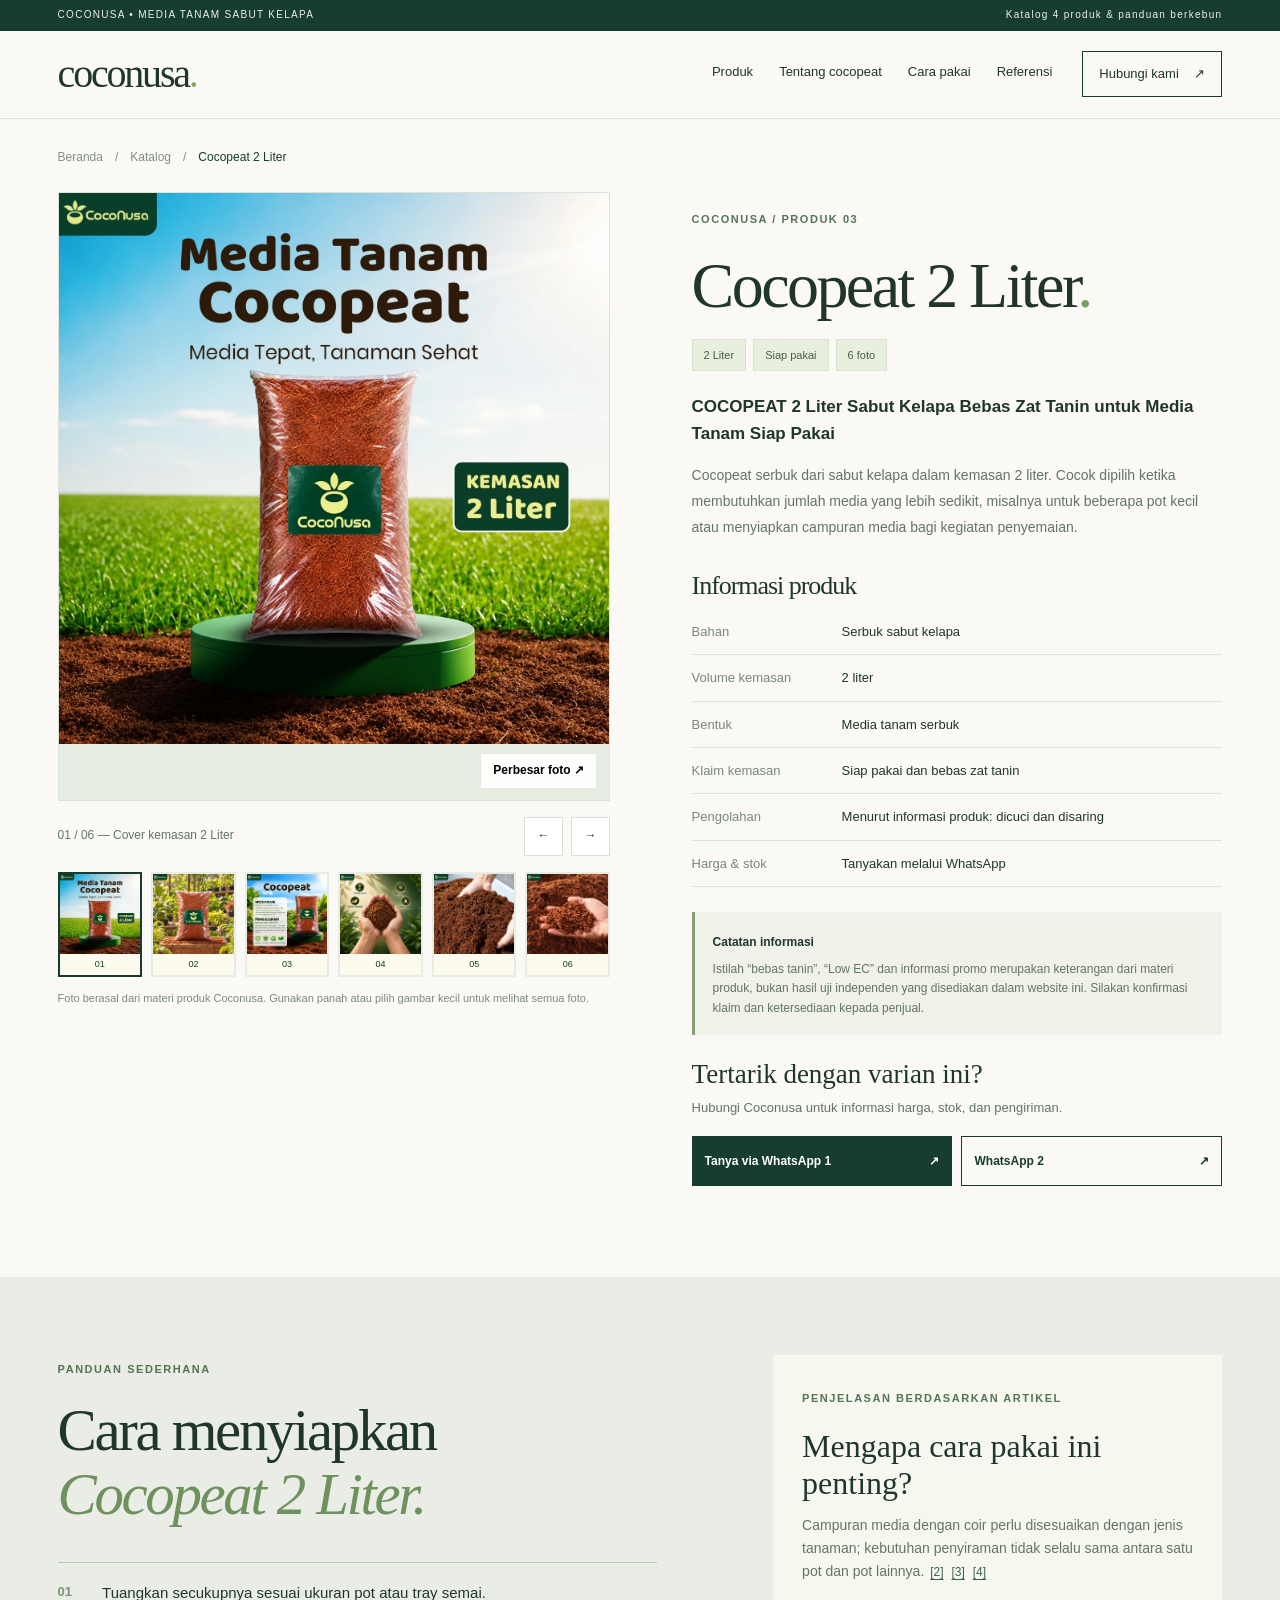
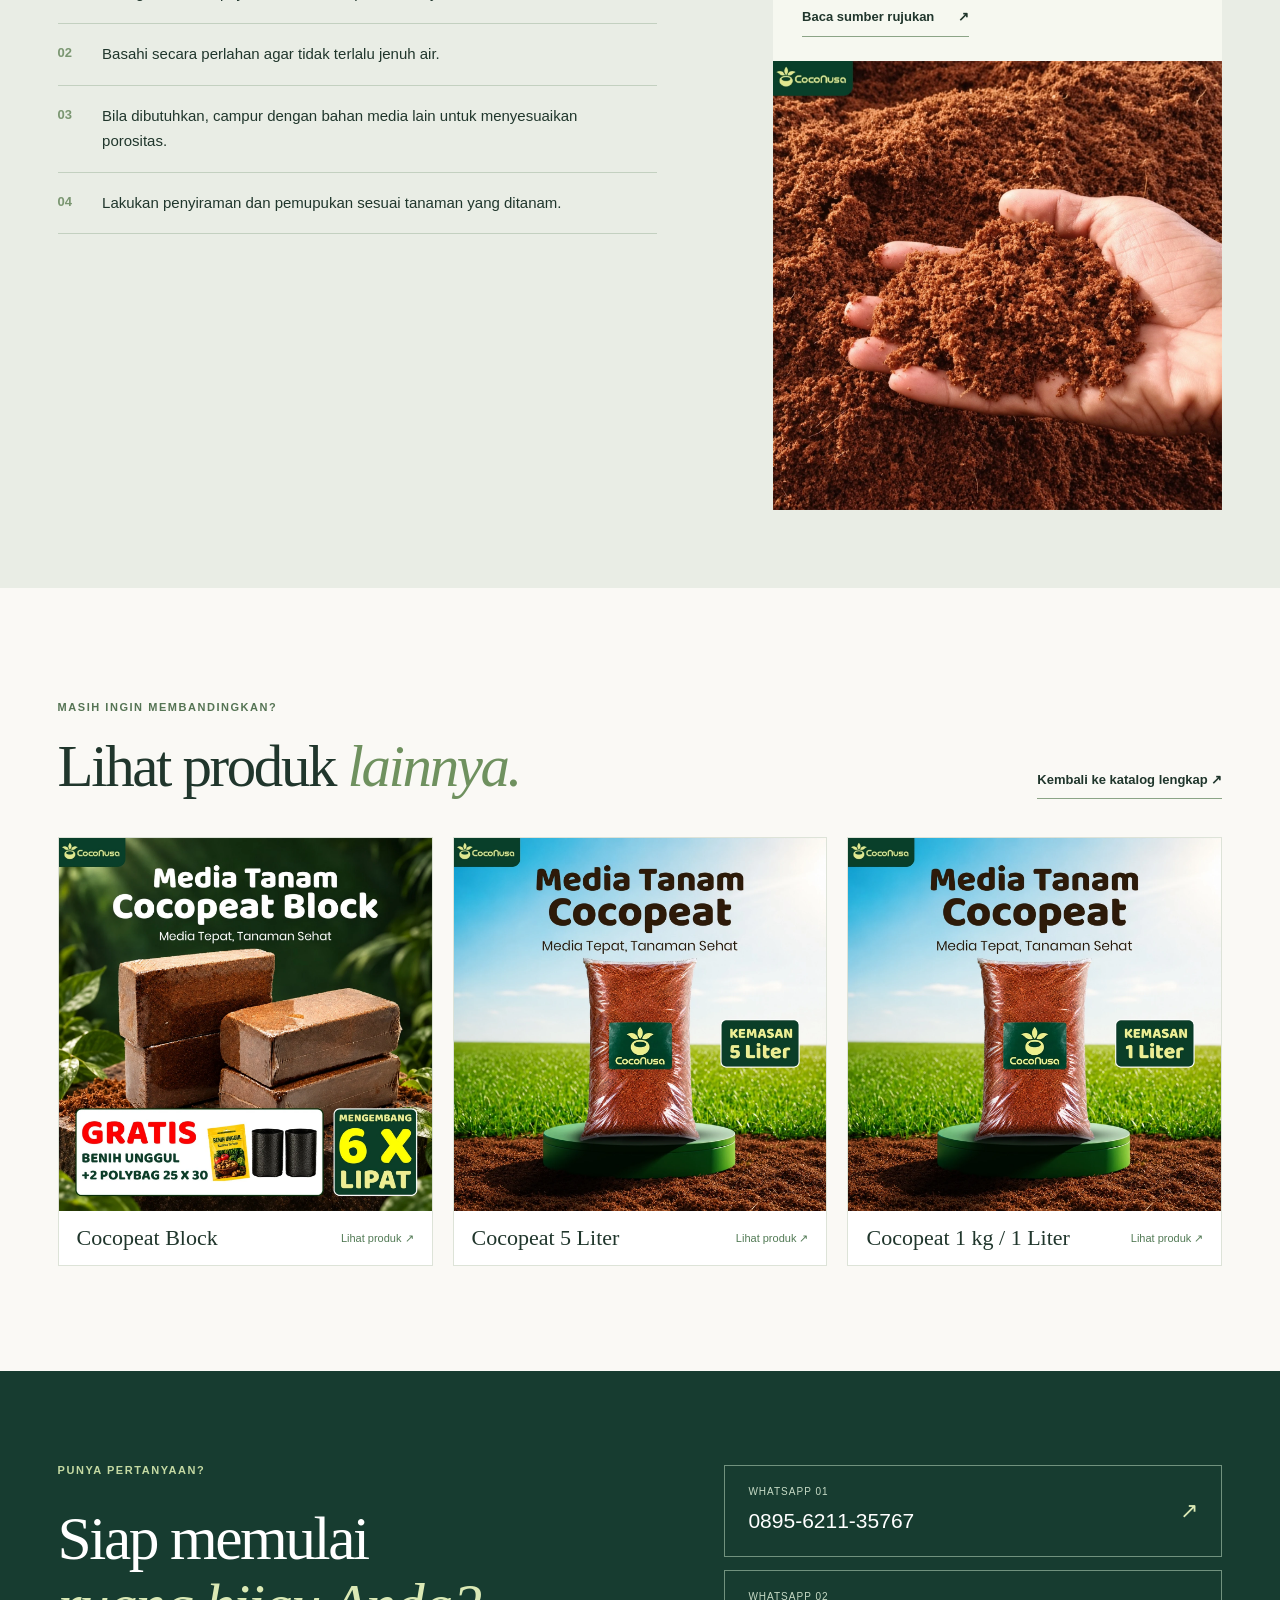
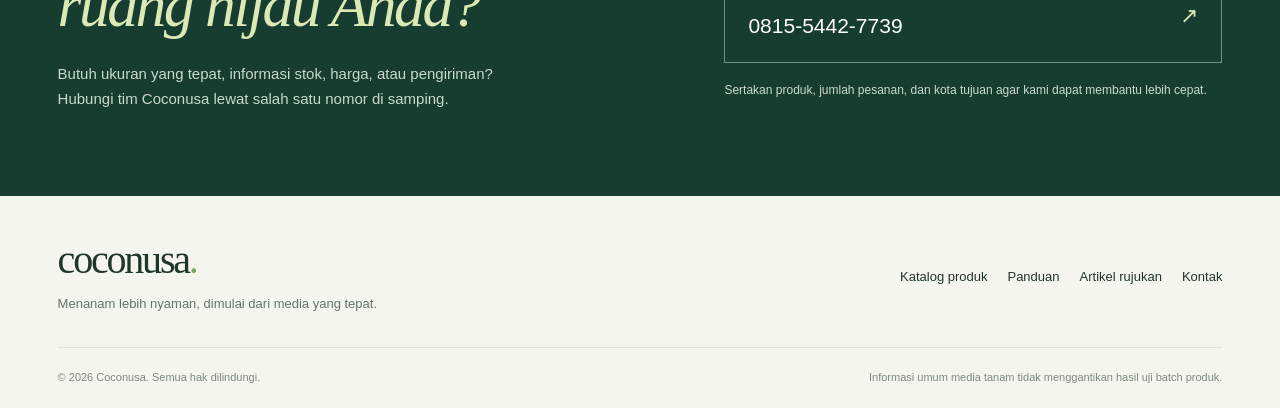
<file: produk/cocopeat-2-liter.html>
<!DOCTYPE html><html lang="id"><head><meta charset="utf-8"><meta name="viewport" content="width=device-width,initial-scale=1"><meta name="theme-color" content="#173c30"><meta name="description" content="COCOPEAT 2 Liter Sabut Kelapa Bebas Zat Tanin untuk Media Tanam Siap Pakai. Lihat 6 foto, karakteristik, panduan dan pemesanan via WhatsApp."><meta property="og:type" content="website"><meta property="og:locale" content="id_ID"><meta property="og:title" content="Cocopeat 2 Liter | Coconusa"><meta property="og:description" content="COCOPEAT 2 Liter Sabut Kelapa Bebas Zat Tanin untuk Media Tanam Siap Pakai. Lihat 6 foto, karakteristik, panduan dan pemesanan via WhatsApp."><title>Cocopeat 2 Liter | Coconusa</title><link rel="icon" type="image/svg+xml" href="../assets/favicon.svg"><link rel="stylesheet" href="../assets/style.css"><script defer src="../assets/app.js"></script></head><body><a href="#konten" class="skip">Langsung ke isi</a><div class="topline"><span>COCONUSA • MEDIA TANAM SABUT KELAPA</span><span>Katalog 4 produk & panduan berkebun</span></div>
<header class="site-header"><div class="container header-inner"><a href="../index.html" class="logo" aria-label="Coconusa beranda">coconusa<span>.</span></a>
<nav class="desktop-links" aria-label="Navigasi utama"><a href="../index.html#katalog">Produk</a><a href="../index.html#manfaat">Tentang cocopeat</a><a href="../index.html#panduan">Cara pakai</a><a href="../index.html#referensi">Referensi</a></nav>
<a class="contact-link" href="../index.html#kontak">Hubungi kami <span aria-hidden="true">↗</span></a><button class="menu-button" aria-label="Buka menu" aria-controls="mobile-links" aria-expanded="false" type="button"><span></span><span></span><span></span></button></div>
<nav class="mobile-links" id="mobile-links" aria-label="Navigasi seluler" hidden><a href="../index.html#katalog">Produk</a><a href="../index.html#manfaat">Tentang cocopeat</a><a href="../index.html#panduan">Cara pakai</a><a href="../index.html#referensi">Referensi</a><a href="../index.html#kontak">Hubungi kami</a></nav></header><main id="konten"><div class="container breadcrumb"><a href="../index.html">Beranda</a><span> / </span><a href="../index.html#katalog">Katalog</a><span> / </span><span aria-current="page">Cocopeat 2 Liter</span></div><section class="container product-detail"><div><section class="detail-gallery" aria-label="Galeri Cocopeat 2 Liter" data-gallery><div class="image-stage"><button type="button" class="large-image" data-gallery-open title="Perbesar foto"><img src="../assets/cocopeat-2l-cover.webp" data-gallery-main alt="Foto cover Cocopeat 2 Liter" width="1370" height="1370"><span class="zoom-chip">Perbesar foto <span aria-hidden="true">↗</span></span></button></div><div class="gallery-controls"><span data-gallery-count aria-live="polite">01 / 06 — Cover kemasan 2 Liter</span><div><button type="button" data-gallery-prev aria-label="Foto sebelumnya">←</button><button type="button" data-gallery-next aria-label="Foto berikutnya">→</button></div></div><div class="gallery-thumbs" role="group" aria-label="Pilih foto produk"><button type="button" class="gallery-thumb active" data-gallery-thumb data-src="../assets/cocopeat-2l-cover.webp" data-alt="Foto 1 Cocopeat 2 Liter: Cover kemasan 2 Liter" data-caption="Cover kemasan 2 Liter" aria-label="Tampilkan foto 1: Cover kemasan 2 Liter" aria-pressed="true"><img loading="lazy" src="../assets/cocopeat-2l-cover.webp" alt="" width="1370" height="1370"><span>01</span></button><button type="button" class="gallery-thumb " data-gallery-thumb data-src="../assets/cocopeat-kemasan.webp" data-alt="Foto 2 Cocopeat 2 Liter: Kemasan media tanam Coconusa" data-caption="Kemasan media tanam Coconusa" aria-label="Tampilkan foto 2: Kemasan media tanam Coconusa" aria-pressed="false"><img loading="lazy" src="../assets/cocopeat-kemasan.webp" alt="" width="1370" height="1370"><span>02</span></button><button type="button" class="gallery-thumb " data-gallery-thumb data-src="../assets/cocopeat-spesifikasi.webp" data-alt="Foto 3 Cocopeat 2 Liter: Informasi dan spesifikasi produk" data-caption="Informasi dan spesifikasi produk" aria-label="Tampilkan foto 3: Informasi dan spesifikasi produk" aria-pressed="false"><img loading="lazy" src="../assets/cocopeat-spesifikasi.webp" alt="" width="1370" height="1370"><span>03</span></button><button type="button" class="gallery-thumb " data-gallery-thumb data-src="../assets/cocopeat-karakteristik.webp" data-alt="Foto 4 Cocopeat 2 Liter: Ilustrasi karakteristik cocopeat" data-caption="Ilustrasi karakteristik cocopeat" aria-label="Tampilkan foto 4: Ilustrasi karakteristik cocopeat" aria-pressed="false"><img loading="lazy" src="../assets/cocopeat-karakteristik.webp" alt="" width="1370" height="1370"><span>04</span></button><button type="button" class="gallery-thumb " data-gallery-thumb data-src="../assets/cocopeat-tekstur.webp" data-alt="Foto 5 Cocopeat 2 Liter: Tampilan tekstur media tanam" data-caption="Tampilan tekstur media tanam" aria-label="Tampilkan foto 5: Tampilan tekstur media tanam" aria-pressed="false"><img loading="lazy" src="../assets/cocopeat-tekstur.webp" alt="" width="1370" height="1370"><span>05</span></button><button type="button" class="gallery-thumb " data-gallery-thumb data-src="../assets/cocopeat-detail-2.webp" data-alt="Foto 6 Cocopeat 2 Liter: Detail tekstur dalam genggaman" data-caption="Detail tekstur dalam genggaman" aria-label="Tampilkan foto 6: Detail tekstur dalam genggaman" aria-pressed="false"><img loading="lazy" src="../assets/cocopeat-detail-2.webp" alt="" width="1370" height="1370"><span>06</span></button></div></section><p class="gallery-note">Foto berasal dari materi produk Coconusa. Gunakan panah atau pilih gambar kecil untuk melihat semua foto.</p></div><div class="detail-info"><span class="overline">COCONUSA / PRODUK 03</span><h1>Cocopeat 2 Liter<span>.</span></h1><div class="detail-tags"><span>2 Liter</span><span>Siap pakai</span><span>6 foto</span></div><p class="detail-subhead">COCOPEAT 2 Liter Sabut Kelapa Bebas Zat Tanin untuk Media Tanam Siap Pakai</p><p class="detail-intro">Cocopeat serbuk dari sabut kelapa dalam kemasan 2 liter. Cocok dipilih ketika membutuhkan jumlah media yang lebih sedikit, misalnya untuk beberapa pot kecil atau menyiapkan campuran media bagi kegiatan penyemaian.</p><h2 class="detail-small-title">Informasi produk</h2><dl class="spec-table"><div><dt>Bahan</dt><dd>Serbuk sabut kelapa</dd></div><div><dt>Volume kemasan</dt><dd>2 liter</dd></div><div><dt>Bentuk</dt><dd>Media tanam serbuk</dd></div><div><dt>Klaim kemasan</dt><dd>Siap pakai dan bebas zat tanin</dd></div><div><dt>Pengolahan</dt><dd>Menurut informasi produk: dicuci dan disaring</dd></div><div><dt>Harga &amp; stok</dt><dd>Tanyakan melalui WhatsApp</dd></div></dl><div class="product-disclaimer"><strong>Catatan informasi</strong><p>Istilah “bebas tanin”, “Low EC” dan informasi promo merupakan keterangan dari materi produk, bukan hasil uji independen yang disediakan dalam website ini. Silakan konfirmasi klaim dan ketersediaan kepada penjual.</p></div><div class="order-box"><h3>Tertarik dengan varian ini?</h3><p>Hubungi Coconusa untuk informasi harga, stok, dan pengiriman.</p><div class="wa-actions"><a class="btn btn-primary" target="_blank" rel="noopener noreferrer" href="https://wa.me/62895621135767?text=Halo%20Coconusa%2C%20saya%20tertarik%20dengan%20COCOPEAT%202%20Liter%20Sabut%20Kelapa%20Bebas%20Zat%20Tanin%20untuk%20Media%20Tanam%20Siap%20Pakai.%20Boleh%20info%20harga%2C%20stok%2C%20rincian%20kemasan%2C%20dan%20ongkir%3F%20Jumlah%20kebutuhan%3A%20...%20Kota%20tujuan%3A%20...">Tanya via WhatsApp 1 <span aria-hidden="true">↗</span></a><a class="btn btn-secondary" target="_blank" rel="noopener noreferrer" href="https://wa.me/6281554427739?text=Halo%20Coconusa%2C%20saya%20tertarik%20dengan%20COCOPEAT%202%20Liter%20Sabut%20Kelapa%20Bebas%20Zat%20Tanin%20untuk%20Media%20Tanam%20Siap%20Pakai.%20Boleh%20info%20harga%2C%20stok%2C%20rincian%20kemasan%2C%20dan%20ongkir%3F%20Jumlah%20kebutuhan%3A%20...%20Kota%20tujuan%3A%20...">WhatsApp 2 <span aria-hidden="true">↗</span></a></div></div></div></section>
<section class="detail-bottom"><div class="container detail-bottom-grid"><div><span class="overline">PANDUAN SEDERHANA</span><h2>Cara menyiapkan<br><em>Cocopeat 2 Liter.</em></h2><div class="use-steps"><div><b>01</b><p>Tuangkan secukupnya sesuai ukuran pot atau tray semai.</p></div><div><b>02</b><p>Basahi secara perlahan agar tidak terlalu jenuh air.</p></div><div><b>03</b><p>Bila dibutuhkan, campur dengan bahan media lain untuk menyesuaikan porositas.</p></div><div><b>04</b><p>Lakukan penyiraman dan pemupukan sesuai tanaman yang ditanam.</p></div></div></div><div class="education-aside"><span class="overline">PENJELASAN BERDASARKAN ARTIKEL</span><h3>Mengapa cara pakai ini penting?</h3><p>Campuran media dengan coir perlu disesuaikan dengan jenis tanaman; kebutuhan penyiraman tidak selalu sama antara satu pot dan pot lainnya. <a class="foot-ref" target="_blank" rel="noopener noreferrer" aria-label="Buka rujukan 2: Royal Horticultural Society" href="https://www.rhs.org.uk/advice/peat/coir-questions-answered">[2]</a> <a class="foot-ref" target="_blank" rel="noopener noreferrer" aria-label="Buka rujukan 3: Oklahoma State University" href="https://extension.okstate.edu/fact-sheets/soilless-growing-mediums">[3]</a> <a class="foot-ref" target="_blank" rel="noopener noreferrer" aria-label="Buka rujukan 4: Royal Horticultural Society" href="https://www.rhs.org.uk/advice/grow-your-own/features/peat-free-seed-sowing">[4]</a></p><a class="under-link" href="../index.html#referensi">Baca sumber rujukan <span aria-hidden="true">↗</span></a><div class="educ-photo"><img loading="lazy" src="../assets/cocopeat-detail.webp" alt="Tekstur cocopeat dalam genggaman tangan" width="1370" height="1370"></div></div></div></section>
<section class="related-section section"><div class="container"><div class="section-heading"><div><span class="overline">MASIH INGIN MEMBANDINGKAN?</span><h2>Lihat produk <em>lainnya.</em></h2></div><a class="under-link" href="../index.html#katalog">Kembali ke katalog lengkap ↗</a></div><div class="related-grid"><a href="../produk/cocopeat-block.html" class="related-card"><img loading="lazy" src="../assets/block-cover.webp" alt="Cover Cocopeat Block" width="1370" height="1370"><div><strong>Cocopeat Block</strong><span>Lihat produk <span aria-hidden="true">↗</span></span></div></a><a href="../produk/cocopeat-5-liter.html" class="related-card"><img loading="lazy" src="../assets/cocopeat-5l-cover.webp" alt="Cover Cocopeat 5 Liter" width="1370" height="1370"><div><strong>Cocopeat 5 Liter</strong><span>Lihat produk <span aria-hidden="true">↗</span></span></div></a><a href="../produk/cocopeat-1-kg.html" class="related-card"><img loading="lazy" src="../assets/cocopeat-1l-cover.webp" alt="Cover Cocopeat 1 kg / 1 Liter" width="1370" height="1370"><div><strong>Cocopeat 1 kg / 1 Liter</strong><span>Lihat produk <span aria-hidden="true">↗</span></span></div></a></div></div></section>
<section class="contact-section" id="kontak"><div class="container contact-inner"><div><span class="overline light">PUNYA PERTANYAAN?</span><h2>Siap memulai<br><em>ruang hijau Anda?</em></h2><p>Butuh ukuran yang tepat, informasi stok, harga, atau pengiriman? Hubungi tim Coconusa lewat salah satu nomor di samping.</p></div><div class="contact-choices"><a href="https://wa.me/62895621135767?text=Halo%20Coconusa%2C%20saya%20ingin%20bertanya%20mengenai%20produk%20cocopeat%2C%20ukuran%20kemasan%2C%20harga%2C%20dan%20pengiriman.%20Kota%20tujuan%20saya%3A%20..." target="_blank" rel="noopener noreferrer"><span>WHATSAPP 01 <strong>0895-6211-35767</strong></span><b aria-hidden="true">↗</b></a><a href="https://wa.me/6281554427739?text=Halo%20Coconusa%2C%20saya%20ingin%20bertanya%20mengenai%20produk%20cocopeat%2C%20ukuran%20kemasan%2C%20harga%2C%20dan%20pengiriman.%20Kota%20tujuan%20saya%3A%20..." target="_blank" rel="noopener noreferrer"><span>WHATSAPP 02 <strong>0815-5442-7739</strong></span><b aria-hidden="true">↗</b></a><small>Sertakan produk, jumlah pesanan, dan kota tujuan agar kami dapat membantu lebih cepat.</small></div></div></section></main><footer class="site-footer"><div class="container footer-upper"><div><a class="logo" href="../index.html">coconusa<span>.</span></a><p>Menanam lebih nyaman, dimulai dari media yang tepat.</p></div><div class="footer-nav"><a href="../index.html#katalog">Katalog produk</a><a href="../index.html#panduan">Panduan</a><a href="../index.html#referensi">Artikel rujukan</a><a href="../index.html#kontak">Kontak</a></div></div><div class="container footer-bottom"><span>© <span id="year">2026</span> Coconusa. Semua hak dilindungi.</span><span>Informasi umum media tanam tidak menggantikan hasil uji batch produk.</span></div></footer><dialog class="lightbox" id="photo-lightbox" aria-label="Foto produk diperbesar"><div class="lightbox-top"><span data-lightbox-title>Galeri foto produk</span><button type="button" data-lightbox-close aria-label="Tutup tampilan foto">Tutup ✕</button></div><div class="lightbox-photo"><button type="button" data-lightbox-prev aria-label="Foto sebelumnya">←</button><img id="lightbox-image" alt=""><button type="button" data-lightbox-next aria-label="Foto berikutnya">→</button></div><p data-lightbox-count aria-live="polite">Foto produk</p></dialog></body></html>
</file>
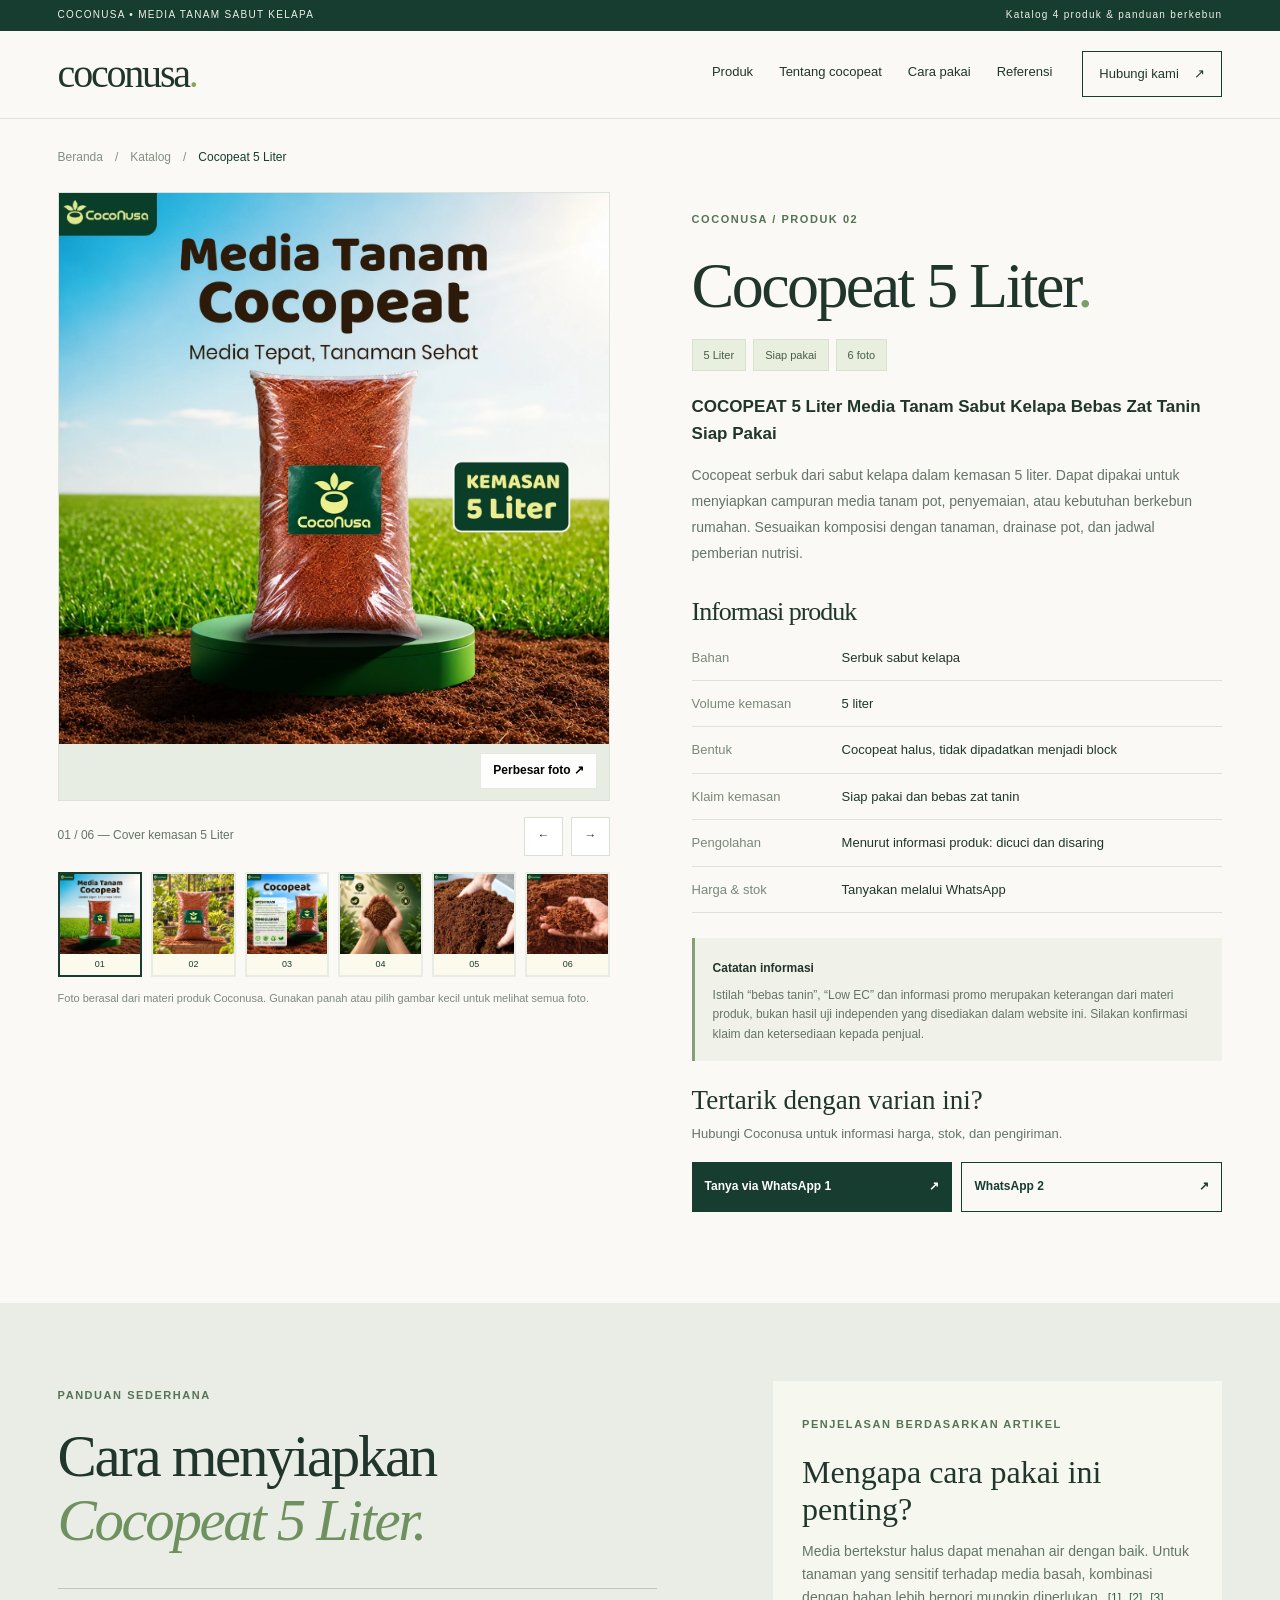
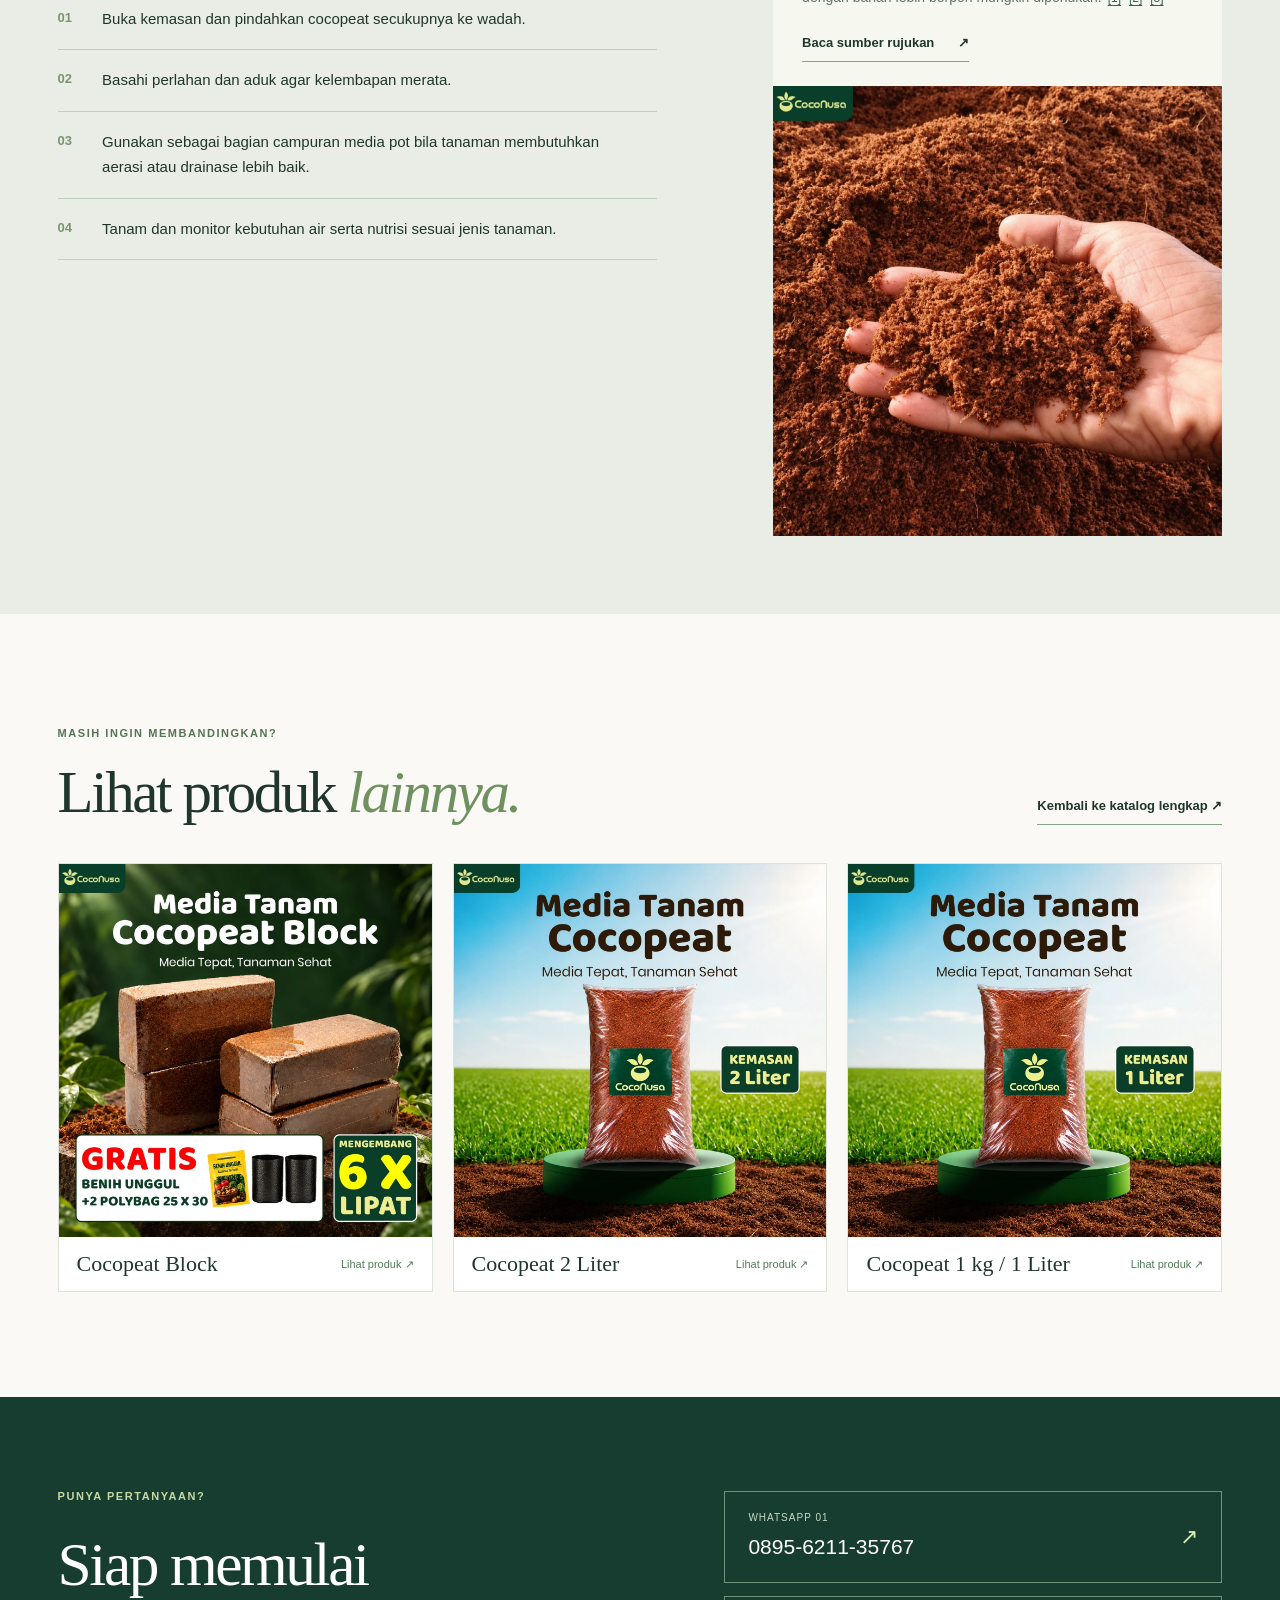
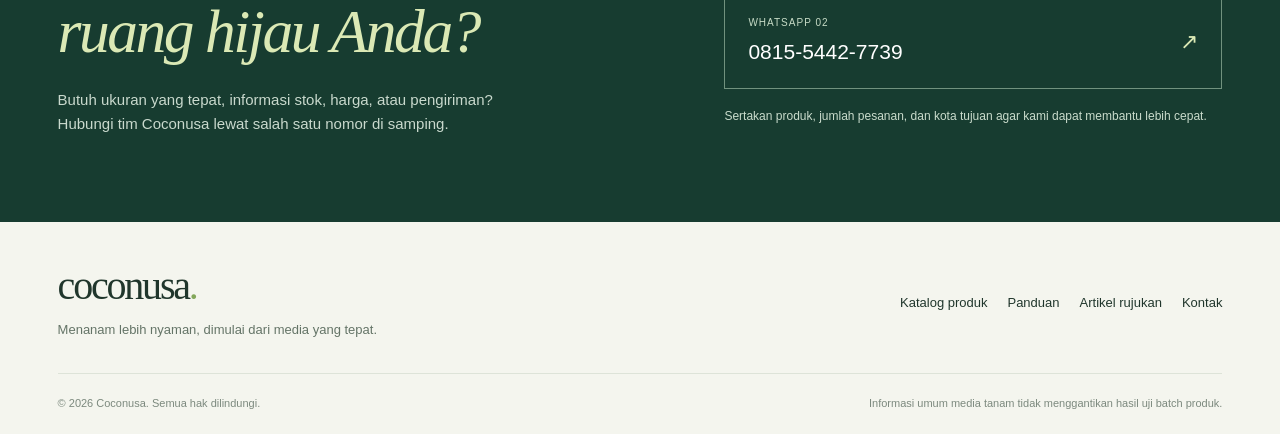
<file: produk/cocopeat-5-liter.html>
<!DOCTYPE html><html lang="id"><head><meta charset="utf-8"><meta name="viewport" content="width=device-width,initial-scale=1"><meta name="theme-color" content="#173c30"><meta name="description" content="COCOPEAT 5 Liter Media Tanam Sabut Kelapa Bebas Zat Tanin Siap Pakai. Lihat 6 foto, karakteristik, panduan dan pemesanan via WhatsApp."><meta property="og:type" content="website"><meta property="og:locale" content="id_ID"><meta property="og:title" content="Cocopeat 5 Liter | Coconusa"><meta property="og:description" content="COCOPEAT 5 Liter Media Tanam Sabut Kelapa Bebas Zat Tanin Siap Pakai. Lihat 6 foto, karakteristik, panduan dan pemesanan via WhatsApp."><title>Cocopeat 5 Liter | Coconusa</title><link rel="icon" type="image/svg+xml" href="../assets/favicon.svg"><link rel="stylesheet" href="../assets/style.css"><script defer src="../assets/app.js"></script></head><body><a href="#konten" class="skip">Langsung ke isi</a><div class="topline"><span>COCONUSA • MEDIA TANAM SABUT KELAPA</span><span>Katalog 4 produk & panduan berkebun</span></div>
<header class="site-header"><div class="container header-inner"><a href="../index.html" class="logo" aria-label="Coconusa beranda">coconusa<span>.</span></a>
<nav class="desktop-links" aria-label="Navigasi utama"><a href="../index.html#katalog">Produk</a><a href="../index.html#manfaat">Tentang cocopeat</a><a href="../index.html#panduan">Cara pakai</a><a href="../index.html#referensi">Referensi</a></nav>
<a class="contact-link" href="../index.html#kontak">Hubungi kami <span aria-hidden="true">↗</span></a><button class="menu-button" aria-label="Buka menu" aria-controls="mobile-links" aria-expanded="false" type="button"><span></span><span></span><span></span></button></div>
<nav class="mobile-links" id="mobile-links" aria-label="Navigasi seluler" hidden><a href="../index.html#katalog">Produk</a><a href="../index.html#manfaat">Tentang cocopeat</a><a href="../index.html#panduan">Cara pakai</a><a href="../index.html#referensi">Referensi</a><a href="../index.html#kontak">Hubungi kami</a></nav></header><main id="konten"><div class="container breadcrumb"><a href="../index.html">Beranda</a><span> / </span><a href="../index.html#katalog">Katalog</a><span> / </span><span aria-current="page">Cocopeat 5 Liter</span></div><section class="container product-detail"><div><section class="detail-gallery" aria-label="Galeri Cocopeat 5 Liter" data-gallery><div class="image-stage"><button type="button" class="large-image" data-gallery-open title="Perbesar foto"><img src="../assets/cocopeat-5l-cover.webp" data-gallery-main alt="Foto cover Cocopeat 5 Liter" width="1370" height="1370"><span class="zoom-chip">Perbesar foto <span aria-hidden="true">↗</span></span></button></div><div class="gallery-controls"><span data-gallery-count aria-live="polite">01 / 06 — Cover kemasan 5 Liter</span><div><button type="button" data-gallery-prev aria-label="Foto sebelumnya">←</button><button type="button" data-gallery-next aria-label="Foto berikutnya">→</button></div></div><div class="gallery-thumbs" role="group" aria-label="Pilih foto produk"><button type="button" class="gallery-thumb active" data-gallery-thumb data-src="../assets/cocopeat-5l-cover.webp" data-alt="Foto 1 Cocopeat 5 Liter: Cover kemasan 5 Liter" data-caption="Cover kemasan 5 Liter" aria-label="Tampilkan foto 1: Cover kemasan 5 Liter" aria-pressed="true"><img loading="lazy" src="../assets/cocopeat-5l-cover.webp" alt="" width="1370" height="1370"><span>01</span></button><button type="button" class="gallery-thumb " data-gallery-thumb data-src="../assets/cocopeat-kemasan.webp" data-alt="Foto 2 Cocopeat 5 Liter: Kemasan media tanam Coconusa" data-caption="Kemasan media tanam Coconusa" aria-label="Tampilkan foto 2: Kemasan media tanam Coconusa" aria-pressed="false"><img loading="lazy" src="../assets/cocopeat-kemasan.webp" alt="" width="1370" height="1370"><span>02</span></button><button type="button" class="gallery-thumb " data-gallery-thumb data-src="../assets/cocopeat-spesifikasi.webp" data-alt="Foto 3 Cocopeat 5 Liter: Informasi dan spesifikasi produk" data-caption="Informasi dan spesifikasi produk" aria-label="Tampilkan foto 3: Informasi dan spesifikasi produk" aria-pressed="false"><img loading="lazy" src="../assets/cocopeat-spesifikasi.webp" alt="" width="1370" height="1370"><span>03</span></button><button type="button" class="gallery-thumb " data-gallery-thumb data-src="../assets/cocopeat-karakteristik.webp" data-alt="Foto 4 Cocopeat 5 Liter: Ilustrasi karakteristik cocopeat" data-caption="Ilustrasi karakteristik cocopeat" aria-label="Tampilkan foto 4: Ilustrasi karakteristik cocopeat" aria-pressed="false"><img loading="lazy" src="../assets/cocopeat-karakteristik.webp" alt="" width="1370" height="1370"><span>04</span></button><button type="button" class="gallery-thumb " data-gallery-thumb data-src="../assets/cocopeat-tekstur.webp" data-alt="Foto 5 Cocopeat 5 Liter: Tampilan tekstur media tanam" data-caption="Tampilan tekstur media tanam" aria-label="Tampilkan foto 5: Tampilan tekstur media tanam" aria-pressed="false"><img loading="lazy" src="../assets/cocopeat-tekstur.webp" alt="" width="1370" height="1370"><span>05</span></button><button type="button" class="gallery-thumb " data-gallery-thumb data-src="../assets/cocopeat-detail.webp" data-alt="Foto 6 Cocopeat 5 Liter: Detail tekstur dalam genggaman" data-caption="Detail tekstur dalam genggaman" aria-label="Tampilkan foto 6: Detail tekstur dalam genggaman" aria-pressed="false"><img loading="lazy" src="../assets/cocopeat-detail.webp" alt="" width="1370" height="1370"><span>06</span></button></div></section><p class="gallery-note">Foto berasal dari materi produk Coconusa. Gunakan panah atau pilih gambar kecil untuk melihat semua foto.</p></div><div class="detail-info"><span class="overline">COCONUSA / PRODUK 02</span><h1>Cocopeat 5 Liter<span>.</span></h1><div class="detail-tags"><span>5 Liter</span><span>Siap pakai</span><span>6 foto</span></div><p class="detail-subhead">COCOPEAT 5 Liter Media Tanam Sabut Kelapa Bebas Zat Tanin Siap Pakai</p><p class="detail-intro">Cocopeat serbuk dari sabut kelapa dalam kemasan 5 liter. Dapat dipakai untuk menyiapkan campuran media tanam pot, penyemaian, atau kebutuhan berkebun rumahan. Sesuaikan komposisi dengan tanaman, drainase pot, dan jadwal pemberian nutrisi.</p><h2 class="detail-small-title">Informasi produk</h2><dl class="spec-table"><div><dt>Bahan</dt><dd>Serbuk sabut kelapa</dd></div><div><dt>Volume kemasan</dt><dd>5 liter</dd></div><div><dt>Bentuk</dt><dd>Cocopeat halus, tidak dipadatkan menjadi block</dd></div><div><dt>Klaim kemasan</dt><dd>Siap pakai dan bebas zat tanin</dd></div><div><dt>Pengolahan</dt><dd>Menurut informasi produk: dicuci dan disaring</dd></div><div><dt>Harga &amp; stok</dt><dd>Tanyakan melalui WhatsApp</dd></div></dl><div class="product-disclaimer"><strong>Catatan informasi</strong><p>Istilah “bebas tanin”, “Low EC” dan informasi promo merupakan keterangan dari materi produk, bukan hasil uji independen yang disediakan dalam website ini. Silakan konfirmasi klaim dan ketersediaan kepada penjual.</p></div><div class="order-box"><h3>Tertarik dengan varian ini?</h3><p>Hubungi Coconusa untuk informasi harga, stok, dan pengiriman.</p><div class="wa-actions"><a class="btn btn-primary" target="_blank" rel="noopener noreferrer" href="https://wa.me/62895621135767?text=Halo%20Coconusa%2C%20saya%20tertarik%20dengan%20COCOPEAT%205%20Liter%20Media%20Tanam%20Sabut%20Kelapa%20Bebas%20Zat%20Tanin%20Siap%20Pakai.%20Boleh%20info%20harga%2C%20stok%2C%20rincian%20kemasan%2C%20dan%20ongkir%3F%20Jumlah%20kebutuhan%3A%20...%20Kota%20tujuan%3A%20...">Tanya via WhatsApp 1 <span aria-hidden="true">↗</span></a><a class="btn btn-secondary" target="_blank" rel="noopener noreferrer" href="https://wa.me/6281554427739?text=Halo%20Coconusa%2C%20saya%20tertarik%20dengan%20COCOPEAT%205%20Liter%20Media%20Tanam%20Sabut%20Kelapa%20Bebas%20Zat%20Tanin%20Siap%20Pakai.%20Boleh%20info%20harga%2C%20stok%2C%20rincian%20kemasan%2C%20dan%20ongkir%3F%20Jumlah%20kebutuhan%3A%20...%20Kota%20tujuan%3A%20...">WhatsApp 2 <span aria-hidden="true">↗</span></a></div></div></div></section>
<section class="detail-bottom"><div class="container detail-bottom-grid"><div><span class="overline">PANDUAN SEDERHANA</span><h2>Cara menyiapkan<br><em>Cocopeat 5 Liter.</em></h2><div class="use-steps"><div><b>01</b><p>Buka kemasan dan pindahkan cocopeat secukupnya ke wadah.</p></div><div><b>02</b><p>Basahi perlahan dan aduk agar kelembapan merata.</p></div><div><b>03</b><p>Gunakan sebagai bagian campuran media pot bila tanaman membutuhkan aerasi atau drainase lebih baik.</p></div><div><b>04</b><p>Tanam dan monitor kebutuhan air serta nutrisi sesuai jenis tanaman.</p></div></div></div><div class="education-aside"><span class="overline">PENJELASAN BERDASARKAN ARTIKEL</span><h3>Mengapa cara pakai ini penting?</h3><p>Media bertekstur halus dapat menahan air dengan baik. Untuk tanaman yang sensitif terhadap media basah, kombinasi dengan bahan lebih berpori mungkin diperlukan. <a class="foot-ref" target="_blank" rel="noopener noreferrer" aria-label="Buka rujukan 1: University of Florida IFAS" href="https://ask.ifas.ufl.edu/publication/EP623">[1]</a> <a class="foot-ref" target="_blank" rel="noopener noreferrer" aria-label="Buka rujukan 2: Royal Horticultural Society" href="https://www.rhs.org.uk/advice/peat/coir-questions-answered">[2]</a> <a class="foot-ref" target="_blank" rel="noopener noreferrer" aria-label="Buka rujukan 3: Oklahoma State University" href="https://extension.okstate.edu/fact-sheets/soilless-growing-mediums">[3]</a></p><a class="under-link" href="../index.html#referensi">Baca sumber rujukan <span aria-hidden="true">↗</span></a><div class="educ-photo"><img loading="lazy" src="../assets/cocopeat-detail.webp" alt="Tekstur cocopeat dalam genggaman tangan" width="1370" height="1370"></div></div></div></section>
<section class="related-section section"><div class="container"><div class="section-heading"><div><span class="overline">MASIH INGIN MEMBANDINGKAN?</span><h2>Lihat produk <em>lainnya.</em></h2></div><a class="under-link" href="../index.html#katalog">Kembali ke katalog lengkap ↗</a></div><div class="related-grid"><a href="../produk/cocopeat-block.html" class="related-card"><img loading="lazy" src="../assets/block-cover.webp" alt="Cover Cocopeat Block" width="1370" height="1370"><div><strong>Cocopeat Block</strong><span>Lihat produk <span aria-hidden="true">↗</span></span></div></a><a href="../produk/cocopeat-2-liter.html" class="related-card"><img loading="lazy" src="../assets/cocopeat-2l-cover.webp" alt="Cover Cocopeat 2 Liter" width="1370" height="1370"><div><strong>Cocopeat 2 Liter</strong><span>Lihat produk <span aria-hidden="true">↗</span></span></div></a><a href="../produk/cocopeat-1-kg.html" class="related-card"><img loading="lazy" src="../assets/cocopeat-1l-cover.webp" alt="Cover Cocopeat 1 kg / 1 Liter" width="1370" height="1370"><div><strong>Cocopeat 1 kg / 1 Liter</strong><span>Lihat produk <span aria-hidden="true">↗</span></span></div></a></div></div></section>
<section class="contact-section" id="kontak"><div class="container contact-inner"><div><span class="overline light">PUNYA PERTANYAAN?</span><h2>Siap memulai<br><em>ruang hijau Anda?</em></h2><p>Butuh ukuran yang tepat, informasi stok, harga, atau pengiriman? Hubungi tim Coconusa lewat salah satu nomor di samping.</p></div><div class="contact-choices"><a href="https://wa.me/62895621135767?text=Halo%20Coconusa%2C%20saya%20ingin%20bertanya%20mengenai%20produk%20cocopeat%2C%20ukuran%20kemasan%2C%20harga%2C%20dan%20pengiriman.%20Kota%20tujuan%20saya%3A%20..." target="_blank" rel="noopener noreferrer"><span>WHATSAPP 01 <strong>0895-6211-35767</strong></span><b aria-hidden="true">↗</b></a><a href="https://wa.me/6281554427739?text=Halo%20Coconusa%2C%20saya%20ingin%20bertanya%20mengenai%20produk%20cocopeat%2C%20ukuran%20kemasan%2C%20harga%2C%20dan%20pengiriman.%20Kota%20tujuan%20saya%3A%20..." target="_blank" rel="noopener noreferrer"><span>WHATSAPP 02 <strong>0815-5442-7739</strong></span><b aria-hidden="true">↗</b></a><small>Sertakan produk, jumlah pesanan, dan kota tujuan agar kami dapat membantu lebih cepat.</small></div></div></section></main><footer class="site-footer"><div class="container footer-upper"><div><a class="logo" href="../index.html">coconusa<span>.</span></a><p>Menanam lebih nyaman, dimulai dari media yang tepat.</p></div><div class="footer-nav"><a href="../index.html#katalog">Katalog produk</a><a href="../index.html#panduan">Panduan</a><a href="../index.html#referensi">Artikel rujukan</a><a href="../index.html#kontak">Kontak</a></div></div><div class="container footer-bottom"><span>© <span id="year">2026</span> Coconusa. Semua hak dilindungi.</span><span>Informasi umum media tanam tidak menggantikan hasil uji batch produk.</span></div></footer><dialog class="lightbox" id="photo-lightbox" aria-label="Foto produk diperbesar"><div class="lightbox-top"><span data-lightbox-title>Galeri foto produk</span><button type="button" data-lightbox-close aria-label="Tutup tampilan foto">Tutup ✕</button></div><div class="lightbox-photo"><button type="button" data-lightbox-prev aria-label="Foto sebelumnya">←</button><img id="lightbox-image" alt=""><button type="button" data-lightbox-next aria-label="Foto berikutnya">→</button></div><p data-lightbox-count aria-live="polite">Foto produk</p></dialog></body></html>
</file>
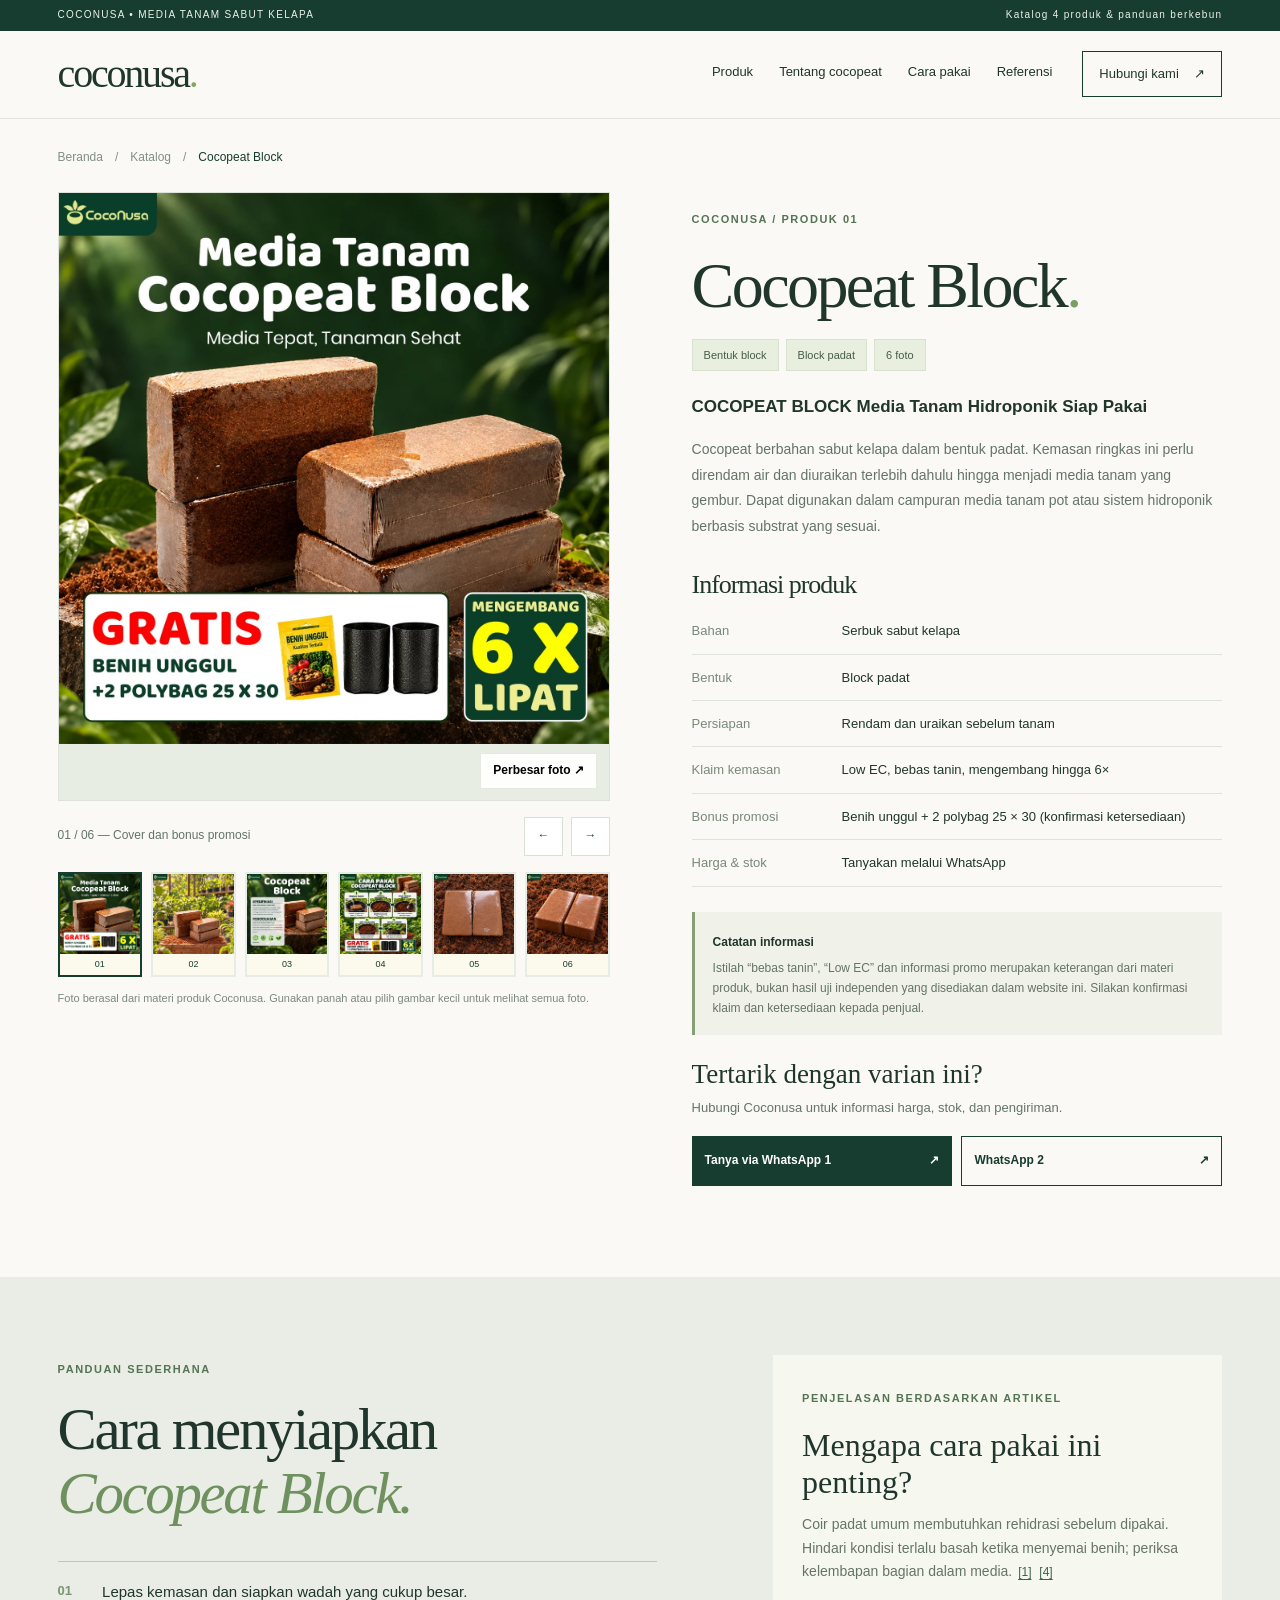
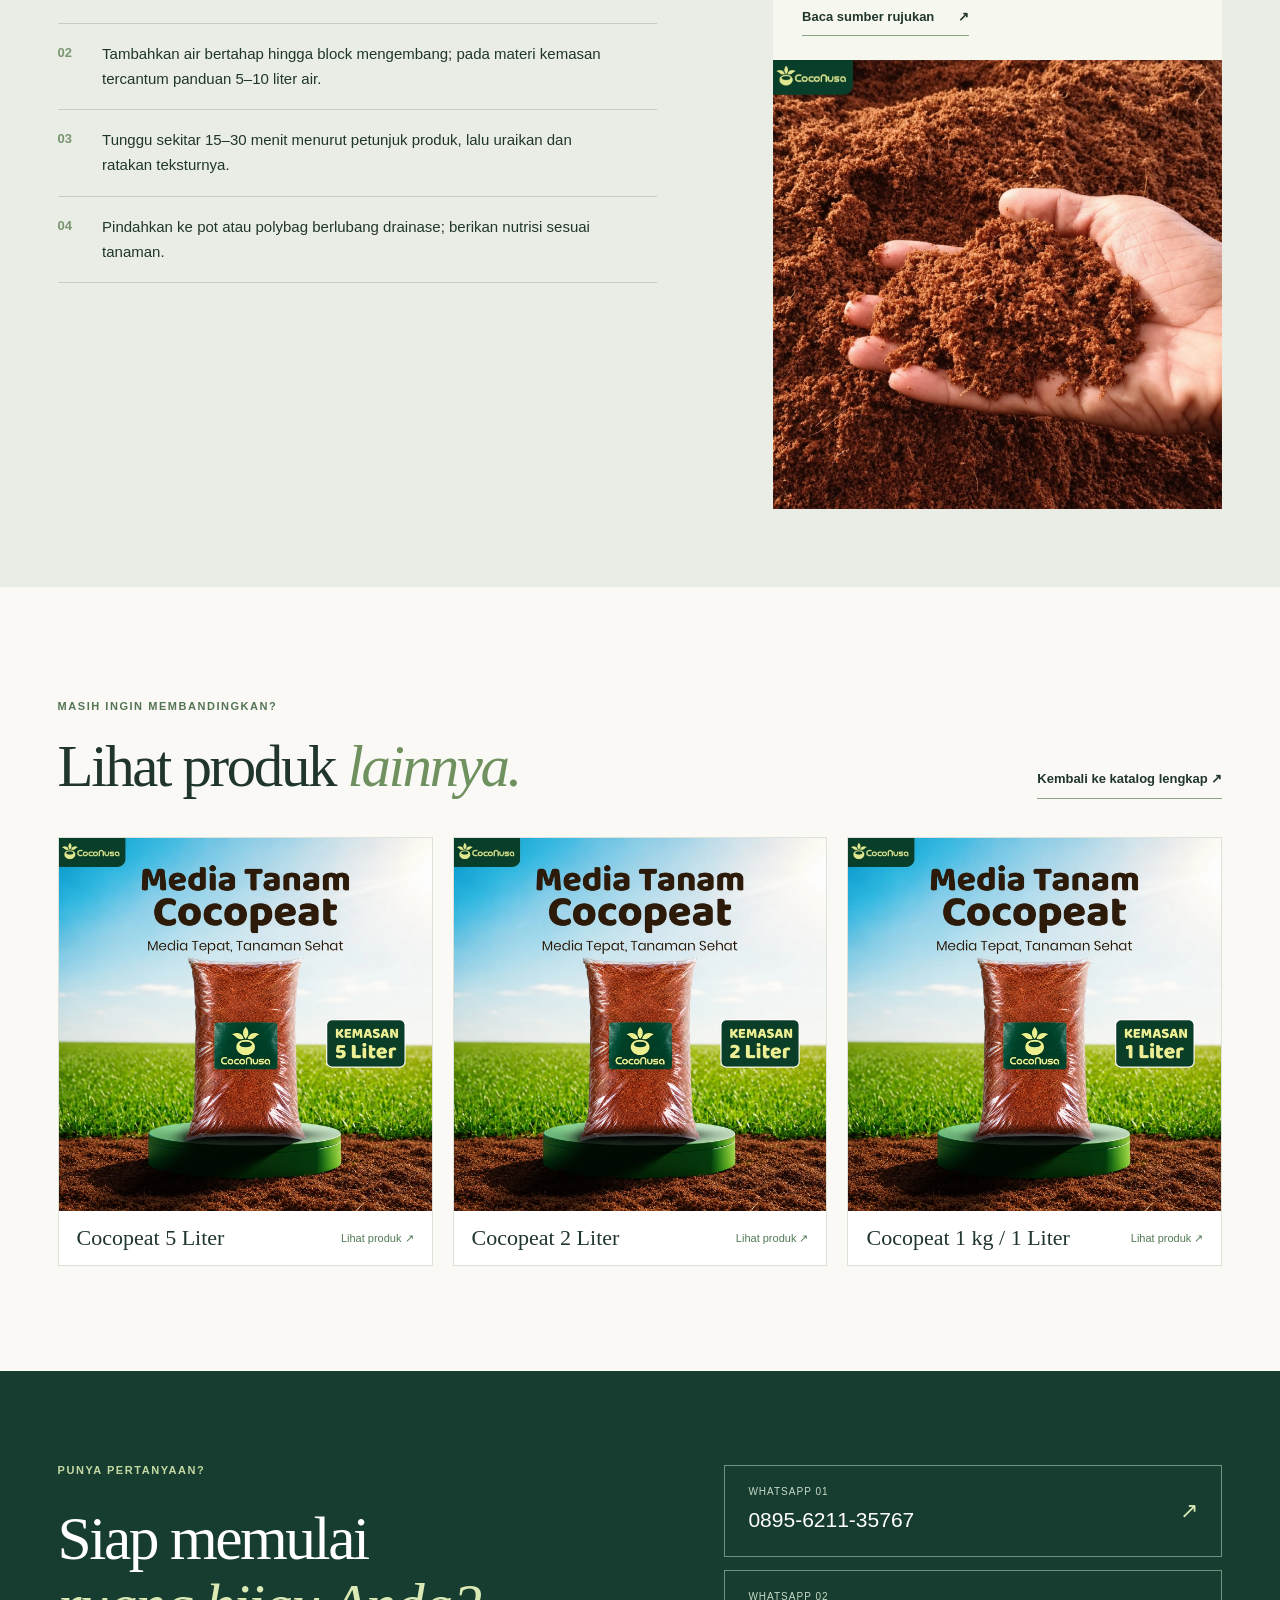
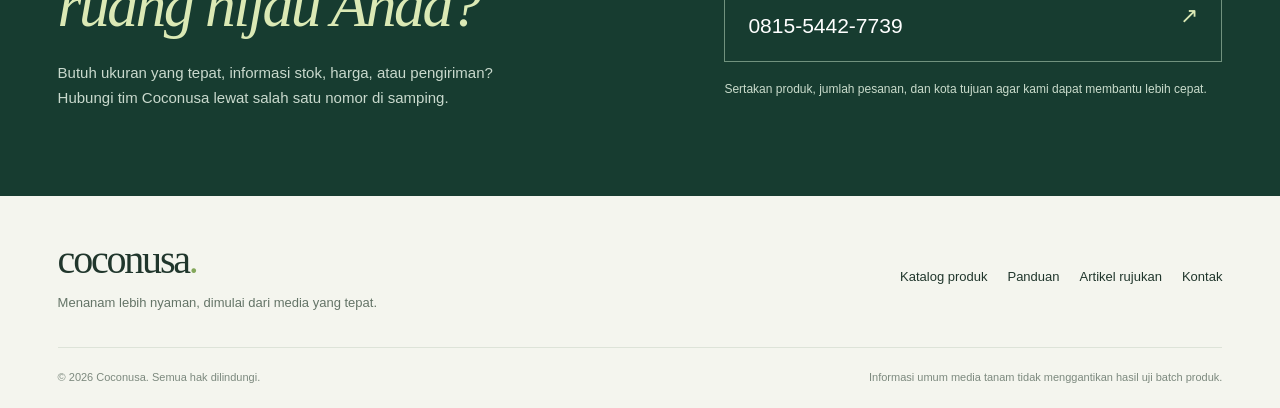
<file: produk/cocopeat-block.html>
<!DOCTYPE html><html lang="id"><head><meta charset="utf-8"><meta name="viewport" content="width=device-width,initial-scale=1"><meta name="theme-color" content="#173c30"><meta name="description" content="COCOPEAT BLOCK Media Tanam Hidroponik Siap Pakai. Lihat 6 foto, karakteristik, panduan dan pemesanan via WhatsApp."><meta property="og:type" content="website"><meta property="og:locale" content="id_ID"><meta property="og:title" content="Cocopeat Block | Coconusa"><meta property="og:description" content="COCOPEAT BLOCK Media Tanam Hidroponik Siap Pakai. Lihat 6 foto, karakteristik, panduan dan pemesanan via WhatsApp."><title>Cocopeat Block | Coconusa</title><link rel="icon" type="image/svg+xml" href="../assets/favicon.svg"><link rel="stylesheet" href="../assets/style.css"><script defer src="../assets/app.js"></script></head><body><a href="#konten" class="skip">Langsung ke isi</a><div class="topline"><span>COCONUSA • MEDIA TANAM SABUT KELAPA</span><span>Katalog 4 produk & panduan berkebun</span></div>
<header class="site-header"><div class="container header-inner"><a href="../index.html" class="logo" aria-label="Coconusa beranda">coconusa<span>.</span></a>
<nav class="desktop-links" aria-label="Navigasi utama"><a href="../index.html#katalog">Produk</a><a href="../index.html#manfaat">Tentang cocopeat</a><a href="../index.html#panduan">Cara pakai</a><a href="../index.html#referensi">Referensi</a></nav>
<a class="contact-link" href="../index.html#kontak">Hubungi kami <span aria-hidden="true">↗</span></a><button class="menu-button" aria-label="Buka menu" aria-controls="mobile-links" aria-expanded="false" type="button"><span></span><span></span><span></span></button></div>
<nav class="mobile-links" id="mobile-links" aria-label="Navigasi seluler" hidden><a href="../index.html#katalog">Produk</a><a href="../index.html#manfaat">Tentang cocopeat</a><a href="../index.html#panduan">Cara pakai</a><a href="../index.html#referensi">Referensi</a><a href="../index.html#kontak">Hubungi kami</a></nav></header><main id="konten"><div class="container breadcrumb"><a href="../index.html">Beranda</a><span> / </span><a href="../index.html#katalog">Katalog</a><span> / </span><span aria-current="page">Cocopeat Block</span></div><section class="container product-detail"><div><section class="detail-gallery" aria-label="Galeri Cocopeat Block" data-gallery><div class="image-stage"><button type="button" class="large-image" data-gallery-open title="Perbesar foto"><img src="../assets/block-cover.webp" data-gallery-main alt="Foto cover Cocopeat Block" width="1370" height="1370"><span class="zoom-chip">Perbesar foto <span aria-hidden="true">↗</span></span></button></div><div class="gallery-controls"><span data-gallery-count aria-live="polite">01 / 06 — Cover dan bonus promosi</span><div><button type="button" data-gallery-prev aria-label="Foto sebelumnya">←</button><button type="button" data-gallery-next aria-label="Foto berikutnya">→</button></div></div><div class="gallery-thumbs" role="group" aria-label="Pilih foto produk"><button type="button" class="gallery-thumb active" data-gallery-thumb data-src="../assets/block-cover.webp" data-alt="Foto 1 Cocopeat Block: Cover dan bonus promosi" data-caption="Cover dan bonus promosi" aria-label="Tampilkan foto 1: Cover dan bonus promosi" aria-pressed="true"><img loading="lazy" src="../assets/block-cover.webp" alt="" width="1370" height="1370"><span>01</span></button><button type="button" class="gallery-thumb " data-gallery-thumb data-src="../assets/block-context.webp" data-alt="Foto 2 Cocopeat Block: Produk dalam suasana taman" data-caption="Produk dalam suasana taman" aria-label="Tampilkan foto 2: Produk dalam suasana taman" aria-pressed="false"><img loading="lazy" src="../assets/block-context.webp" alt="" width="1370" height="1370"><span>02</span></button><button type="button" class="gallery-thumb " data-gallery-thumb data-src="../assets/block-spesifikasi.webp" data-alt="Foto 3 Cocopeat Block: Informasi dan spesifikasi kemasan" data-caption="Informasi dan spesifikasi kemasan" aria-label="Tampilkan foto 3: Informasi dan spesifikasi kemasan" aria-pressed="false"><img loading="lazy" src="../assets/block-spesifikasi.webp" alt="" width="1370" height="1370"><span>03</span></button><button type="button" class="gallery-thumb " data-gallery-thumb data-src="../assets/block-panduan.webp" data-alt="Foto 4 Cocopeat Block: Panduan penggunaan dari kemasan" data-caption="Panduan penggunaan dari kemasan" aria-label="Tampilkan foto 4: Panduan penggunaan dari kemasan" aria-pressed="false"><img loading="lazy" src="../assets/block-panduan.webp" alt="" width="1370" height="1370"><span>04</span></button><button type="button" class="gallery-thumb " data-gallery-thumb data-src="../assets/block-above.webp" data-alt="Foto 5 Cocopeat Block: Tampilan permukaan block" data-caption="Tampilan permukaan block" aria-label="Tampilkan foto 5: Tampilan permukaan block" aria-pressed="false"><img loading="lazy" src="../assets/block-above.webp" alt="" width="1370" height="1370"><span>05</span></button><button type="button" class="gallery-thumb " data-gallery-thumb data-src="../assets/block-detail-samping.webp" data-alt="Foto 6 Cocopeat Block: Detail bentuk dan ketebalan block" data-caption="Detail bentuk dan ketebalan block" aria-label="Tampilkan foto 6: Detail bentuk dan ketebalan block" aria-pressed="false"><img loading="lazy" src="../assets/block-detail-samping.webp" alt="" width="1370" height="1370"><span>06</span></button></div></section><p class="gallery-note">Foto berasal dari materi produk Coconusa. Gunakan panah atau pilih gambar kecil untuk melihat semua foto.</p></div><div class="detail-info"><span class="overline">COCONUSA / PRODUK 01</span><h1>Cocopeat Block<span>.</span></h1><div class="detail-tags"><span>Bentuk block</span><span>Block padat</span><span>6 foto</span></div><p class="detail-subhead">COCOPEAT BLOCK Media Tanam Hidroponik Siap Pakai</p><p class="detail-intro">Cocopeat berbahan sabut kelapa dalam bentuk padat. Kemasan ringkas ini perlu direndam air dan diuraikan terlebih dahulu hingga menjadi media tanam yang gembur. Dapat digunakan dalam campuran media tanam pot atau sistem hidroponik berbasis substrat yang sesuai.</p><h2 class="detail-small-title">Informasi produk</h2><dl class="spec-table"><div><dt>Bahan</dt><dd>Serbuk sabut kelapa</dd></div><div><dt>Bentuk</dt><dd>Block padat</dd></div><div><dt>Persiapan</dt><dd>Rendam dan uraikan sebelum tanam</dd></div><div><dt>Klaim kemasan</dt><dd>Low EC, bebas tanin, mengembang hingga 6×</dd></div><div><dt>Bonus promosi</dt><dd>Benih unggul + 2 polybag 25 × 30 (konfirmasi ketersediaan)</dd></div><div><dt>Harga &amp; stok</dt><dd>Tanyakan melalui WhatsApp</dd></div></dl><div class="product-disclaimer"><strong>Catatan informasi</strong><p>Istilah “bebas tanin”, “Low EC” dan informasi promo merupakan keterangan dari materi produk, bukan hasil uji independen yang disediakan dalam website ini. Silakan konfirmasi klaim dan ketersediaan kepada penjual.</p></div><div class="order-box"><h3>Tertarik dengan varian ini?</h3><p>Hubungi Coconusa untuk informasi harga, stok, dan pengiriman.</p><div class="wa-actions"><a class="btn btn-primary" target="_blank" rel="noopener noreferrer" href="https://wa.me/62895621135767?text=Halo%20Coconusa%2C%20saya%20tertarik%20dengan%20COCOPEAT%20BLOCK%20Media%20Tanam%20Hidroponik%20Siap%20Pakai.%20Boleh%20info%20harga%2C%20stok%2C%20rincian%20kemasan%2C%20dan%20ongkir%3F%20Jumlah%20kebutuhan%3A%20...%20Kota%20tujuan%3A%20...">Tanya via WhatsApp 1 <span aria-hidden="true">↗</span></a><a class="btn btn-secondary" target="_blank" rel="noopener noreferrer" href="https://wa.me/6281554427739?text=Halo%20Coconusa%2C%20saya%20tertarik%20dengan%20COCOPEAT%20BLOCK%20Media%20Tanam%20Hidroponik%20Siap%20Pakai.%20Boleh%20info%20harga%2C%20stok%2C%20rincian%20kemasan%2C%20dan%20ongkir%3F%20Jumlah%20kebutuhan%3A%20...%20Kota%20tujuan%3A%20...">WhatsApp 2 <span aria-hidden="true">↗</span></a></div></div></div></section>
<section class="detail-bottom"><div class="container detail-bottom-grid"><div><span class="overline">PANDUAN SEDERHANA</span><h2>Cara menyiapkan<br><em>Cocopeat Block.</em></h2><div class="use-steps"><div><b>01</b><p>Lepas kemasan dan siapkan wadah yang cukup besar.</p></div><div><b>02</b><p>Tambahkan air bertahap hingga block mengembang; pada materi kemasan tercantum panduan 5–10 liter air.</p></div><div><b>03</b><p>Tunggu sekitar 15–30 menit menurut petunjuk produk, lalu uraikan dan ratakan teksturnya.</p></div><div><b>04</b><p>Pindahkan ke pot atau polybag berlubang drainase; berikan nutrisi sesuai tanaman.</p></div></div></div><div class="education-aside"><span class="overline">PENJELASAN BERDASARKAN ARTIKEL</span><h3>Mengapa cara pakai ini penting?</h3><p>Coir padat umum membutuhkan rehidrasi sebelum dipakai. Hindari kondisi terlalu basah ketika menyemai benih; periksa kelembapan bagian dalam media. <a class="foot-ref" target="_blank" rel="noopener noreferrer" aria-label="Buka rujukan 1: University of Florida IFAS" href="https://ask.ifas.ufl.edu/publication/EP623">[1]</a> <a class="foot-ref" target="_blank" rel="noopener noreferrer" aria-label="Buka rujukan 4: Royal Horticultural Society" href="https://www.rhs.org.uk/advice/grow-your-own/features/peat-free-seed-sowing">[4]</a></p><a class="under-link" href="../index.html#referensi">Baca sumber rujukan <span aria-hidden="true">↗</span></a><div class="educ-photo"><img loading="lazy" src="../assets/cocopeat-detail.webp" alt="Tekstur cocopeat dalam genggaman tangan" width="1370" height="1370"></div></div></div></section>
<section class="related-section section"><div class="container"><div class="section-heading"><div><span class="overline">MASIH INGIN MEMBANDINGKAN?</span><h2>Lihat produk <em>lainnya.</em></h2></div><a class="under-link" href="../index.html#katalog">Kembali ke katalog lengkap ↗</a></div><div class="related-grid"><a href="../produk/cocopeat-5-liter.html" class="related-card"><img loading="lazy" src="../assets/cocopeat-5l-cover.webp" alt="Cover Cocopeat 5 Liter" width="1370" height="1370"><div><strong>Cocopeat 5 Liter</strong><span>Lihat produk <span aria-hidden="true">↗</span></span></div></a><a href="../produk/cocopeat-2-liter.html" class="related-card"><img loading="lazy" src="../assets/cocopeat-2l-cover.webp" alt="Cover Cocopeat 2 Liter" width="1370" height="1370"><div><strong>Cocopeat 2 Liter</strong><span>Lihat produk <span aria-hidden="true">↗</span></span></div></a><a href="../produk/cocopeat-1-kg.html" class="related-card"><img loading="lazy" src="../assets/cocopeat-1l-cover.webp" alt="Cover Cocopeat 1 kg / 1 Liter" width="1370" height="1370"><div><strong>Cocopeat 1 kg / 1 Liter</strong><span>Lihat produk <span aria-hidden="true">↗</span></span></div></a></div></div></section>
<section class="contact-section" id="kontak"><div class="container contact-inner"><div><span class="overline light">PUNYA PERTANYAAN?</span><h2>Siap memulai<br><em>ruang hijau Anda?</em></h2><p>Butuh ukuran yang tepat, informasi stok, harga, atau pengiriman? Hubungi tim Coconusa lewat salah satu nomor di samping.</p></div><div class="contact-choices"><a href="https://wa.me/62895621135767?text=Halo%20Coconusa%2C%20saya%20ingin%20bertanya%20mengenai%20produk%20cocopeat%2C%20ukuran%20kemasan%2C%20harga%2C%20dan%20pengiriman.%20Kota%20tujuan%20saya%3A%20..." target="_blank" rel="noopener noreferrer"><span>WHATSAPP 01 <strong>0895-6211-35767</strong></span><b aria-hidden="true">↗</b></a><a href="https://wa.me/6281554427739?text=Halo%20Coconusa%2C%20saya%20ingin%20bertanya%20mengenai%20produk%20cocopeat%2C%20ukuran%20kemasan%2C%20harga%2C%20dan%20pengiriman.%20Kota%20tujuan%20saya%3A%20..." target="_blank" rel="noopener noreferrer"><span>WHATSAPP 02 <strong>0815-5442-7739</strong></span><b aria-hidden="true">↗</b></a><small>Sertakan produk, jumlah pesanan, dan kota tujuan agar kami dapat membantu lebih cepat.</small></div></div></section></main><footer class="site-footer"><div class="container footer-upper"><div><a class="logo" href="../index.html">coconusa<span>.</span></a><p>Menanam lebih nyaman, dimulai dari media yang tepat.</p></div><div class="footer-nav"><a href="../index.html#katalog">Katalog produk</a><a href="../index.html#panduan">Panduan</a><a href="../index.html#referensi">Artikel rujukan</a><a href="../index.html#kontak">Kontak</a></div></div><div class="container footer-bottom"><span>© <span id="year">2026</span> Coconusa. Semua hak dilindungi.</span><span>Informasi umum media tanam tidak menggantikan hasil uji batch produk.</span></div></footer><dialog class="lightbox" id="photo-lightbox" aria-label="Foto produk diperbesar"><div class="lightbox-top"><span data-lightbox-title>Galeri foto produk</span><button type="button" data-lightbox-close aria-label="Tutup tampilan foto">Tutup ✕</button></div><div class="lightbox-photo"><button type="button" data-lightbox-prev aria-label="Foto sebelumnya">←</button><img id="lightbox-image" alt=""><button type="button" data-lightbox-next aria-label="Foto berikutnya">→</button></div><p data-lightbox-count aria-live="polite">Foto produk</p></dialog></body></html>
</file>
<file: assets/style.css>
:root{--ink:#20362c;--forest:#173c30;--dark:#112b23;--lime:#dbe9b5;--accent:#819b64;--soft:#eff1e9;--paper:#faf9f5;--line:#dde3d8;--muted:#647467;--serif:Georgia,'Times New Roman',serif;--sans:Inter,-apple-system,BlinkMacSystemFont,'Segoe UI',Arial,sans-serif}
*{box-sizing:border-box}html{scroll-behavior:smooth;scroll-padding-top:104px}body{margin:0;background:var(--paper);color:var(--ink);font:16px/1.65 var(--sans);-webkit-font-smoothing:antialiased}body.no-scroll{overflow:hidden}a{color:inherit;text-decoration:none}button{font:inherit;cursor:pointer}img{display:block;width:100%;height:auto}h1,h2,h3,p{margin:0}h1,h2{font-family:var(--serif);font-weight:400;letter-spacing:-.04em;line-height:1.085}h2{font-size:clamp(2.65rem,4.6vw,5rem)}h2 em,h1 em{font-weight:400;color:#6f915f}h3{line-height:1.3}strong{font-weight:650}a:focus-visible,button:focus-visible,summary:focus-visible{outline:3px solid #95ad6e;outline-offset:4px}.container{width:min(100% - 9%,1360px);margin:auto}.skip{position:absolute;top:-90px;left:15px;background:var(--lime);padding:10px;z-index:150}.skip:focus{top:10px}.topline{background:var(--forest);color:#ebf1e6;display:flex;justify-content:space-between;padding:7px 4.5%;font-size:10px;letter-spacing:.13em}.site-header{position:sticky;top:0;z-index:90;background:#faf9f5f2;backdrop-filter:blur(14px);border-bottom:1px solid var(--line)}.header-inner{min-height:87px;display:flex;align-items:center;gap:30px}.logo{font:400 40px/1 var(--serif);white-space:nowrap;letter-spacing:-.055em}.logo span{color:#83a75a}.desktop-links{display:flex;gap:26px;font-size:13px;margin-left:auto}.desktop-links a{border-bottom:1px solid transparent;padding-bottom:3px}.desktop-links a:hover{border-color:var(--forest)}.contact-link{font-size:13px;padding:11px 16px;border:1px solid var(--forest);white-space:nowrap}.contact-link:hover{background:var(--forest);color:#fff}.contact-link span{margin-left:12px}.menu-button{border:0;background:none;display:none;width:40px;height:40px}.menu-button span{display:block;width:22px;height:2px;margin:5px auto;background:var(--forest)}.mobile-links[hidden]{display:none}.mobile-links{display:none}.section{padding:105px 0}.overline{font-size:11px;font-weight:650;letter-spacing:.14em;text-transform:uppercase;color:#557454;display:inline-flex;align-items:center;gap:9px}.overline.light{color:#c5daa3}.dot{width:7px;height:7px;background:#8eb061;border-radius:100%}.btn{min-height:51px;padding:13px 19px;border:1px solid var(--forest);display:inline-flex;align-items:center;justify-content:space-between;gap:25px;font-size:13px;font-weight:650;transition:transform .2s,background .2s}.btn:hover{transform:translateY(-2px)}.btn-primary{background:var(--forest);color:white}.btn-primary:hover{background:#295c45}.btn-secondary{background:transparent;color:var(--forest)}.btn-secondary:hover{background:#e7ecdf}.text-action,.under-link{display:inline-flex;align-items:center;gap:24px;border-bottom:1px solid #8ba486;padding:8px 0;font-size:13px;font-weight:650}.text-action:hover,.under-link:hover{color:#5e833e}.hero{padding:55px 0 67px;background:#f4f4ec}.hero-grid{display:grid;grid-template-columns:1fr 1.01fr;gap:5%;align-items:stretch}.hero-copy{padding:47px 0 22px;display:flex;flex-direction:column;align-items:flex-start}.hero h1{font-size:clamp(3.3rem,5.8vw,6.6rem);margin-top:29px;line-height:1.06}.hero h1 em{font-style:italic}.hero-copy>p{font-size:16px;color:var(--muted);max-width:470px;margin-top:26px}.hero-actions{display:flex;align-items:center;flex-wrap:wrap;gap:27px;margin-top:31px}.hero-trust{display:flex;flex-wrap:wrap;gap:18px;margin-top:auto;padding-top:70px;font-size:9px;font-weight:700;letter-spacing:.1em;color:#71846b}.hero-trust span+span:before{content:'•';margin-right:16px}.hero-visual{min-height:560px;position:relative;background:#24382c;overflow:hidden}.hero-visual img{height:100%;width:100%;position:absolute;inset:0;object-fit:cover;object-position:center}.hero-float{position:absolute;bottom:26px;left:25px;right:25px;background:#f6f6f0ef;backdrop-filter:blur(10px);padding:19px 23px;display:flex;flex-direction:column;gap:5px}.hero-float span{font-size:9px;letter-spacing:.17em;color:#6c795e}.hero-float strong{font:italic 26px var(--serif);font-weight:400;color:var(--forest)}.section-heading{display:flex;justify-content:space-between;gap:60px;align-items:end;margin-bottom:38px}.section-heading h2{margin-top:16px}.section-heading>p{max-width:410px;color:var(--muted);font-size:15px}.section-heading>p strong{color:var(--ink)}.catalog-section{background:var(--paper)}.product-grid{display:grid;grid-template-columns:repeat(2,minmax(0,1fr));gap:30px}.product-card{background:#fff;border:1px solid var(--line);overflow:hidden;transition:transform .25s,box-shadow .25s}.product-card:hover{transform:translateY(-4px);box-shadow:0 15px 32px #183a2b15}.card-image-link{display:block}.card-image{aspect-ratio:1/.81;background:#edf1e9;position:relative;display:grid;place-items:center;overflow:hidden}.card-image img{width:100%;height:100%;object-fit:contain;transition:transform .35s}.product-card:hover img{transform:scale(1.024)}.image-indicator{position:absolute;right:15px;bottom:14px;display:flex;gap:16px;background:#fffefaee;padding:8px 12px;font-size:11px;font-weight:650;box-shadow:0 2px 10px #00000015}.card-body{padding:26px 28px 27px}.card-overline{display:flex;justify-content:space-between;color:#789071;font-size:10px;letter-spacing:.11em;font-weight:650}.card-body h3{font:400 clamp(2rem,3vw,3.15rem)/1.15 var(--serif);margin:12px 0 9px;letter-spacing:-.04em}.card-body h3 a:hover{color:#557c50}.card-body p{font-size:14px;color:var(--muted);min-height:50px}.card-link{display:flex;justify-content:space-between;align-items:center;margin-top:23px;padding-top:18px;border-top:1px solid var(--line);font-size:13px;font-weight:650}.card-link:hover{color:#607e45}.catalog-small-note{margin-top:19px;font-size:12px;color:var(--muted)}.catalog-small-note span{margin-right:8px}.benefits-section{background:#e9ede5}.benefits-top{display:grid;grid-template-columns:1.1fr .9fr;gap:10%;align-items:end}.benefits-top h2{margin-top:18px}.benefits-top>p{max-width:455px;color:#536657;font-size:15px}.benefit-cards{display:grid;grid-template-columns:repeat(3,1fr);gap:21px;margin-top:48px}.benefit-cards>div{background:#f7f8f1;padding:30px 29px 34px;border:1px solid #d5dfcf}.benefit-icon{font:34px var(--serif);color:#819873}.benefit-cards h3{font-size:19px;margin:25px 0 12px;font-weight:650}.benefit-cards p{font-size:14px;color:var(--muted)}.foot-ref{display:inline-block;text-decoration:underline;text-underline-offset:3px;color:#396447;margin:0 2px;font-size:12px;white-space:nowrap}.guide-section{background:var(--paper)}.guide-layout{display:grid;grid-template-columns:.88fr 1.12fr;gap:10%}.guide-intro h2{margin:18px 0 19px}.guide-intro>p{color:var(--muted);font-size:15px;max-width:360px}.guide-photo{margin-top:36px;aspect-ratio:1.12;overflow:hidden;background:#e8ebe3}.guide-photo img{width:100%;height:100%;object-fit:cover}.guide-right{padding-top:8px}.guide-group{border-top:1px solid #a9bbaa}.guide-label{display:flex;align-items:center;gap:22px;padding:13px 0 17px;color:#80977a;font:26px var(--serif)}.guide-label span{font:700 11px var(--sans);letter-spacing:.08em;color:var(--forest)}.how-step{display:flex;gap:23px;padding:15px 0;border-top:1px solid var(--line)}.how-step b{color:#73916b;font:13px var(--sans);font-weight:700}.how-step h3{font-size:16px;margin:0 0 5px}.how-step p{font-size:14px;color:var(--muted)}.block-steps{margin-top:31px}.block-steps>p{color:var(--muted);font-size:14px;margin-bottom:14px}.guide-reminder{background:#e7ecda;border-left:4px solid #80966c;padding:20px 23px;margin-top:26px}.guide-reminder strong{font-size:15px}.guide-reminder p{font-size:13px;color:#526454;margin-top:6px}.faq-section{background:#f3f4ed}.faq-layout{display:grid;grid-template-columns:.83fr 1.17fr;gap:10%}.faq-layout h2{margin-top:17px}.faq-layout>div:first-child>p{margin-top:19px;color:var(--muted);max-width:310px}.faq-accordions details{border-top:1px solid var(--line)}.faq-accordions details:last-child{border-bottom:1px solid var(--line)}.faq-accordions summary{cursor:pointer;padding:19px 0;display:flex;justify-content:space-between;gap:18px;list-style:none;font-size:15px;font-weight:650}.faq-accordions summary::-webkit-details-marker{display:none}.faq-accordions summary span{font-size:24px;font-weight:400;line-height:1}.faq-accordions details[open] summary span{transform:rotate(45deg)}.faq-accordions details p{font-size:14px;color:var(--muted);padding:0 28px 18px 0}.references-heading{align-items:end}.refs-section{background:var(--paper)}.refs-list{border-top:1px solid var(--line)}.reference{display:grid;grid-template-columns:65px 1fr 25px;gap:20px;padding:20px 5px;align-items:center;border-bottom:1px solid var(--line)}.reference:hover{background:#f0f3ea}.ref-num{font:26px var(--serif);color:#94a58b}.reference>span:nth-child(2){display:flex;flex-direction:column;gap:3px}.reference b{font-size:10px;letter-spacing:.08em;color:#74896b}.reference strong{font:21px var(--serif);font-weight:400}.reference small{font-size:12px;color:var(--muted)}.ref-arrow{font-size:20px}.source-caution{max-width:980px;font-size:12px;color:var(--muted);margin-top:20px}.source-caution strong{color:var(--forest)}.contact-section{background:var(--forest);color:#fff;padding:85px 0}.contact-inner{display:grid;grid-template-columns:1.05fr .95fr;gap:10%;align-items:center}.contact-inner h2{margin:23px 0;font-size:clamp(3rem,4.8vw,5.5rem)}.contact-inner h2 em{color:var(--lime)}.contact-inner p{color:#c9d9cd;font-size:15px;max-width:480px}.contact-choices a{display:flex;justify-content:space-between;align-items:center;border:1px solid #71927e;padding:18px 23px;margin-bottom:13px;transition:background .2s}.contact-choices a:hover{background:#295741}.contact-choices a>span{display:flex;flex-direction:column;gap:3px;font-size:10px;letter-spacing:.1em;color:#c7dbc6}.contact-choices strong{font-size:21px;color:#fff;letter-spacing:0;font-weight:500}.contact-choices a>b{font-weight:400;font-size:22px;color:var(--lime)}.contact-choices small{font-size:12px;color:#cadccc}.site-footer{padding:44px 0 22px;background:#f4f5ee}.footer-upper{display:flex;justify-content:space-between;gap:35px;align-items:center;padding-bottom:33px}.footer-upper p{font-size:13px;color:var(--muted);margin-top:11px}.footer-nav{display:flex;flex-wrap:wrap;gap:20px;font-size:13px}.footer-nav a:hover{text-decoration:underline}.footer-bottom{border-top:1px solid var(--line);padding-top:20px;display:flex;justify-content:space-between;gap:25px;font-size:11px;color:#7c897e}
/* Product detail page */
.breadcrumb{display:flex;gap:12px;align-items:center;flex-wrap:wrap;color:#829084;font-size:12px;padding-top:29px;padding-bottom:25px}.breadcrumb a:hover{color:var(--forest);text-decoration:underline}.breadcrumb [aria-current]{color:var(--forest)}.product-detail{display:grid;grid-template-columns:minmax(0,1.02fr) minmax(0,.98fr);gap:7%;align-items:start;padding-bottom:91px}.detail-gallery{min-width:0}.image-stage{background:#e8ede4;border:1px solid var(--line);overflow:hidden}.large-image{display:block;width:100%;position:relative;border:0;padding:0;background:transparent}.large-image img{aspect-ratio:1;object-fit:contain}.zoom-chip{position:absolute;bottom:15px;right:15px;background:#fffffff0;border:1px solid #e6e9e1;padding:8px 12px;font-size:12px;font-weight:650}.gallery-controls{display:flex;align-items:center;justify-content:space-between;gap:15px;margin:16px 0;font-size:12px;color:var(--muted)}.gallery-controls>div{display:flex;gap:8px}.gallery-controls button{border:1px solid #d7e1d5;background:white;width:39px;height:39px;color:var(--forest)}.gallery-controls button:hover{background:var(--forest);color:#fff}.gallery-thumbs{display:grid;grid-template-columns:repeat(6,minmax(0,1fr));gap:9px}.gallery-thumb{position:relative;border:2px solid transparent;background:#e7ece4;padding:0;aspect-ratio:1}.gallery-thumb img{width:100%;height:100%;object-fit:contain}.gallery-thumb.active{border-color:var(--forest)}.gallery-thumb span{position:absolute;bottom:0;left:0;background:#fffdefd9;font-size:9px;padding:2px 5px;color:var(--forest)}.gallery-note{font-size:11px;color:#7c897e;margin-top:12px}.detail-info{padding:13px 0 0}.detail-info h1{font-size:clamp(3.1rem,5vw,5.7rem);margin:19px 0}.detail-info h1 span{color:#7a9f63}.detail-tags{display:flex;gap:7px;flex-wrap:wrap;margin:0 0 23px}.detail-tags span{background:#e9efdf;border:1px solid #d8e2cf;padding:6px 11px;font-size:11px;color:#455d43}.detail-subhead{font-size:17px;font-weight:650;line-height:1.55}.detail-intro{font-size:14px;color:var(--muted);margin-top:16px;line-height:1.85}.detail-small-title{font:26px var(--serif);margin:30px 0 8px}.spec-table{margin:0 0 25px}.spec-table>div{display:grid;grid-template-columns:130px 1fr;gap:20px;border-bottom:1px solid var(--line);padding:12px 0;font-size:13px;line-height:1.65}.spec-table dt{color:#798879}.spec-table dd{margin:0;font-weight:500}.product-disclaimer{background:#f0f1e8;border-left:3px solid #879f74;padding:16px 18px;margin-bottom:24px}.product-disclaimer strong{font-size:12px}.product-disclaimer p{color:var(--muted);font-size:12px;margin-top:5px}.order-box{padding-top:0}.order-box h3{font:27px var(--serif)}.order-box>p{font-size:13px;color:var(--muted);margin:7px 0 18px}.wa-actions{display:grid;grid-template-columns:1fr 1fr;gap:9px}.wa-actions .btn{font-size:12px;gap:10px;padding:12px;min-height:50px}.detail-bottom{background:#e9ede5;padding:78px 0}.detail-bottom-grid{display:grid;grid-template-columns:1fr .75fr;gap:10%}.detail-bottom h2{margin:17px 0 35px}.use-steps{border-top:1px solid #b9c9b7}.use-steps>div{display:flex;gap:30px;border-bottom:1px solid #c3d0c0;padding:18px 0}.use-steps b{color:#7a9671;font-size:13px}.use-steps p{max-width:520px;font-size:15px}.education-aside{background:#f6f8f0;padding:29px 29px 0;align-self:start}.education-aside h3{font:32px var(--serif);font-weight:400;margin:17px 0 12px}.education-aside p{font-size:14px;color:var(--muted)}.education-aside .under-link{margin-top:15px}.educ-photo{margin:24px -29px 0;max-height:260px;overflow:hidden}.educ-photo img{width:100%;height:100%;object-fit:cover}.related-grid{display:grid;grid-template-columns:repeat(3,1fr);gap:20px}.related-card{border:1px solid var(--line);background:#fff;transition:box-shadow .2s}.related-card:hover{box-shadow:0 7px 20px #183a2b1a}.related-card img{aspect-ratio:1/.85;object-fit:contain;background:#ecf1e7}.related-card>div{padding:14px 18px;display:flex;gap:12px;flex-wrap:wrap;justify-content:space-between;align-items:center}.related-card strong{font:22px var(--serif);font-weight:400}.related-card span{font-size:11px;color:#527a55}.lightbox{border:0;padding:0;background:var(--paper);width:min(1050px,96vw);max-height:94vh;max-height:94dvh;overflow:auto;color:var(--forest)}.lightbox::backdrop{background:#061d17ea}.lightbox-top{display:flex;justify-content:space-between;align-items:center;padding:11px 17px;border-bottom:1px solid var(--line);font-size:13px}.lightbox-top button{padding:9px 14px;border:1px solid var(--line);background:var(--paper)}.lightbox-photo{display:grid;grid-template-columns:47px 1fr 47px;align-items:center;gap:8px;padding:8px 12px}.lightbox-photo img{max-height:72vh;max-height:72dvh;object-fit:contain;width:100%}.lightbox-photo button{background:var(--forest);color:white;border:0;width:43px;height:43px}.lightbox>p{text-align:center;padding:10px 15px 16px;font-size:12px;color:var(--muted)}
@media(max-width:1120px){.desktop-links{gap:14px}.container{width:min(100% - 7%,1360px)}.hero{padding-top:35px}.hero-visual{min-height:530px}.hero h1{font-size:clamp(3.35rem,6vw,5.6rem)}.product-detail{gap:4%}.gallery-thumbs{grid-template-columns:repeat(3,minmax(0,1fr))}.wa-actions{grid-template-columns:1fr}.spec-table>div{grid-template-columns:108px 1fr}}
@media(max-width:820px){html{scroll-padding-top:78px}.topline{justify-content:center}.topline span:last-child{display:none}.header-inner{min-height:76px}.logo{font-size:35px}.desktop-links{display:none}.contact-link{margin-left:auto}.menu-button{display:block}.mobile-links:not([hidden]){display:flex;flex-direction:column;gap:1px;padding:11px 5%;background:var(--paper);border-top:1px solid var(--line)}.mobile-links a{padding:10px 0;font-size:15px}.hero-grid{grid-template-columns:1fr;gap:29px}.hero-copy{padding:20px 0 0}.hero-copy h1{font-size:clamp(3.2rem,9.7vw,5.6rem)}.hero-copy>p{max-width:580px}.hero-visual{min-height:450px}.hero-trust{padding-top:35px}.benefits-top{gap:30px}.guide-layout,.faq-layout{gap:6%}.detail-info h1{font-size:3.5rem}.product-detail{grid-template-columns:1fr;gap:42px}.detail-gallery{max-width:700px;width:100%;margin:auto}.gallery-thumbs{grid-template-columns:repeat(6,1fr)}.detail-info{max-width:760px;margin:auto}.wa-actions{grid-template-columns:1fr 1fr}.detail-bottom-grid{gap:6%}.related-card>div{display:block}.related-card span{display:block;margin-top:3px}}
@media(max-width:600px){.container{width:calc(100% - 38px)}.topline{font-size:9px;letter-spacing:.08em}.site-header .logo{font-size:34px}.header-inner{gap:12px;min-height:72px}.contact-link{font-size:11px;padding:8px;border:0}.contact-link span{margin-left:2px}.menu-button{width:35px;flex:none}.section{padding:65px 0}.overline{font-size:10px}.hero{padding:32px 0 38px}.hero h1{font-size:clamp(3.05rem,12.3vw,4.75rem);margin-top:22px}.hero-copy>p{font-size:14px;margin-top:20px}.hero-actions{gap:20px}.hero-trust{gap:9px;padding-top:35px}.hero-trust span{font-size:8px}.hero-trust span+span:before{margin-right:9px}.hero-visual{min-height:350px}.hero-float{left:14px;right:14px;bottom:14px;padding:14px}.hero-float strong{font-size:22px}.section-heading{display:block;margin-bottom:26px}.section-heading h2{font-size:clamp(2.7rem,10.5vw,4rem)}.section-heading>p{font-size:14px;margin-top:18px}.product-grid{grid-template-columns:1fr;gap:19px}.card-body{padding:20px 20px 24px}.card-body h3{font-size:2.45rem}.card-body p{min-height:0}.card-image{aspect-ratio:1/.89}.benefits-top{display:block}.benefits-top h2{font-size:2.75rem;margin-bottom:23px}.benefit-cards{grid-template-columns:1fr;gap:12px;margin-top:28px}.benefit-cards>div{padding:21px 23px}.benefit-cards h3{margin-top:8px}.guide-layout,.faq-layout{display:block}.guide-intro h2,.faq-layout h2{font-size:2.8rem}.guide-photo{margin:24px 0}.guide-right{padding:0}.faq-accordions{margin-top:34px}.references-heading>p{margin-top:18px}.reference{grid-template-columns:32px 1fr 16px;gap:10px;padding:17px 0}.reference strong{font-size:17px}.ref-num{font-size:21px}.reference small{font-size:11px}.contact-section{padding:66px 0}.contact-inner{display:block}.contact-inner h2{font-size:3.3rem}.contact-choices{margin-top:35px}.contact-choices strong{font-size:18px}.footer-upper{display:block}.footer-nav{margin-top:27px;gap:12px 20px}.footer-bottom{display:block;font-size:10px}.footer-bottom span{display:block}.footer-bottom span+span{margin-top:9px}.breadcrumb{font-size:11px;padding:20px 0}.product-detail{gap:26px;padding-bottom:60px}.detail-info h1{font-size:clamp(3.2rem,12vw,4.2rem)}.detail-info{padding-top:7px}.detail-subhead{font-size:16px}.detail-intro{font-size:14px}.gallery-thumbs{grid-template-columns:repeat(3,1fr)}.gallery-controls{font-size:10px}.spec-table>div{grid-template-columns:115px 1fr;gap:12px}.wa-actions{grid-template-columns:1fr}.detail-bottom{padding:55px 0}.detail-bottom-grid{display:block}.detail-bottom h2{font-size:2.9rem}.education-aside{margin-top:36px}.related-grid{grid-template-columns:1fr;gap:12px}.related-card{display:grid;grid-template-columns:110px 1fr;align-items:center}.related-card img{aspect-ratio:1}.related-card>div{padding:10px}.lightbox-photo{grid-template-columns:32px 1fr 32px;gap:2px;padding:8px}.lightbox-photo button{width:32px;height:44px}.lightbox-top{font-size:11px}}
@media(prefers-reduced-motion:reduce){html{scroll-behavior:auto}*,*:before,*:after{transition:none!important}}


/* ==============================================================
   REVISION: EVERY PHOTO IS SHOWN IN FULL, WITHOUT CROPPING
   Applies to desktop, tablet, and mobile breakpoints.
   Blank space is intentional to preserve the original photo.
   ============================================================== */
.hero-visual {
  min-height:0;
  align-self:center;
  display:flex;
  flex-direction:column;
  overflow:visible;
  background:#e7ece4;
}
.hero-visual img {
  position:static;
  inset:auto;
  width:100%;
  height:auto;
  aspect-ratio:1450 / 967;
  object-fit:contain;
  object-position:center;
}
.hero-float {
  position:static;
  left:auto;
  right:auto;
  bottom:auto;
  background:#f6f7f0;
  padding:15px 20px;
  border:1px solid #dde3d8;
  backdrop-filter:none;
}
.card-image {
  aspect-ratio:auto;
  display:flex;
  flex-direction:column;
  overflow:visible;
  background:#eef2e9;
}
.card-image img {
  display:block;
  width:100%;
  height:auto;
  aspect-ratio:1 / 1;
  object-fit:contain;
  object-position:center;
  transform:none;
}
.product-card:hover .card-image img {transform:none}
.image-indicator {
  position:static;
  right:auto;
  bottom:auto;
  width:100%;
  justify-content:space-between;
  box-shadow:none;
  background:#eff3e9;
  border-top:1px solid var(--line);
  padding:8px 14px;
  font-size:11px;
}
.guide-photo {aspect-ratio:auto;overflow:visible}
.guide-photo img {width:100%;height:auto;aspect-ratio:1 / 1;object-fit:contain}
.educ-photo {max-height:none;overflow:visible}
.educ-photo img {width:100%;height:auto;aspect-ratio:1 / 1;object-fit:contain}
.large-image {display:flex;flex-direction:column;align-items:stretch}
.large-image img {width:100%;height:auto;aspect-ratio:1 / 1;object-fit:contain}
.zoom-chip {
  position:static;
  align-self:flex-end;
  margin:9px 12px 11px;
  padding:7px 12px;
}
.gallery-thumb {aspect-ratio:auto;display:flex;flex-direction:column;overflow:visible}
.gallery-thumb img {width:100%;height:auto;aspect-ratio:1 / 1;object-fit:contain}
.gallery-thumb span {
  position:static;
  display:block;
  width:100%;
  text-align:center;
  padding:3px 0;
  font-size:9px;
}
.related-card img {width:100%;height:auto;aspect-ratio:1 / 1;object-fit:contain}
.lightbox-photo img {height:auto;object-fit:contain}
/* Existing small-screen aspect ratios are overridden intentionally. */
@media (max-width:820px) {
  .hero-visual{min-height:0}
}
@media (max-width:600px) {
  .card-image{aspect-ratio:auto}
  .hero-visual{min-height:0}
  .hero-float{padding:12px 14px}
}
</file>
